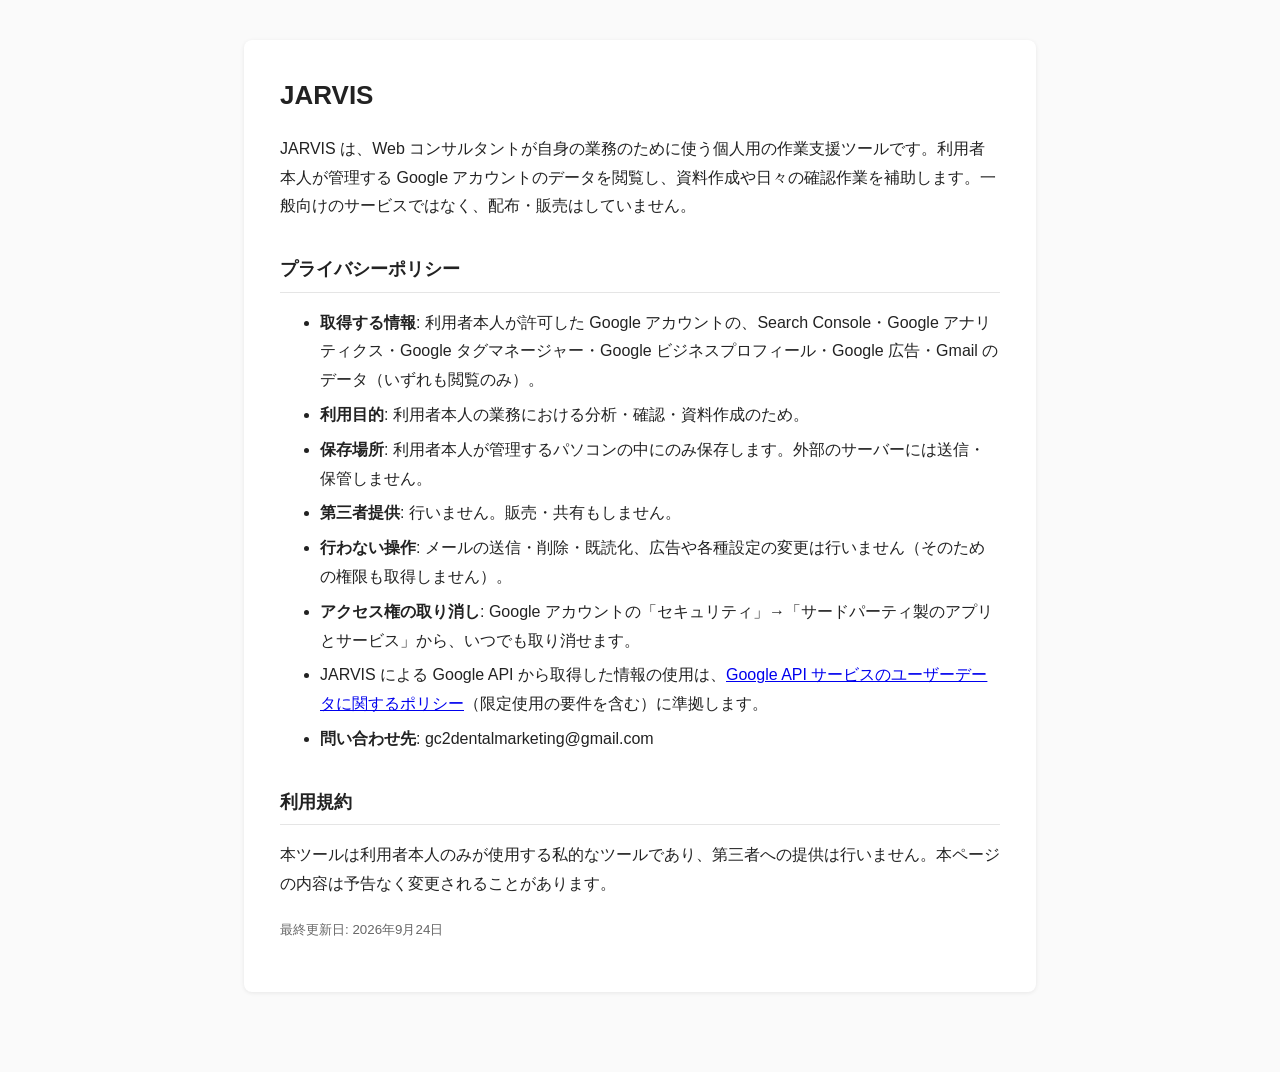
<file: index.html>
<!doctype html>
<html lang="ja">
<head>
<meta charset="utf-8">
<meta name="viewport" content="width=device-width, initial-scale=1">
<meta name="robots" content="noindex, nofollow">
<title>JARVIS</title>
<style>
  body { margin: 0; padding: 40px 20px 80px; font-family: "Segoe UI", "Hiragino Sans", "Yu Gothic", sans-serif; color: #222; background: #fafafa; line-height: 1.8; }
  main { max-width: 720px; margin: 0 auto; background: #fff; padding: 32px 36px; border-radius: 8px; box-shadow: 0 1px 4px rgba(0,0,0,.08); }
  h1 { font-size: 26px; margin: 0 0 12px; }
  h2 { font-size: 18px; margin: 32px 0 8px; border-bottom: 1px solid #e5e5e5; padding-bottom: 6px; }
  li { margin: 6px 0; }
  small { color: #666; }
</style>
</head>
<body>
<main>
  <h1>JARVIS</h1>
  <p>JARVIS は、Web コンサルタントが自身の業務のために使う個人用の作業支援ツールです。利用者本人が管理する Google アカウントのデータを閲覧し、資料作成や日々の確認作業を補助します。一般向けのサービスではなく、配布・販売はしていません。</p>

  <h2 id="privacy">プライバシーポリシー</h2>
  <ul>
    <li><strong>取得する情報</strong>: 利用者本人が許可した Google アカウントの、Search Console・Google アナリティクス・Google タグマネージャー・Google ビジネスプロフィール・Google 広告・Gmail のデータ（いずれも閲覧のみ）。</li>
    <li><strong>利用目的</strong>: 利用者本人の業務における分析・確認・資料作成のため。</li>
    <li><strong>保存場所</strong>: 利用者本人が管理するパソコンの中にのみ保存します。外部のサーバーには送信・保管しません。</li>
    <li><strong>第三者提供</strong>: 行いません。販売・共有もしません。</li>
    <li><strong>行わない操作</strong>: メールの送信・削除・既読化、広告や各種設定の変更は行いません（そのための権限も取得しません）。</li>
    <li><strong>アクセス権の取り消し</strong>: Google アカウントの「セキュリティ」→「サードパーティ製のアプリとサービス」から、いつでも取り消せます。</li>
    <li>JARVIS による Google API から取得した情報の使用は、<a href="https://developers.google.com/terms/api-services-user-data-policy" rel="noopener">Google API サービスのユーザーデータに関するポリシー</a>（限定使用の要件を含む）に準拠します。</li>
    <li><strong>問い合わせ先</strong>: gc2dentalmarketing@gmail.com</li>
  </ul>

  <h2 id="terms">利用規約</h2>
  <p>本ツールは利用者本人のみが使用する私的なツールであり、第三者への提供は行いません。本ページの内容は予告なく変更されることがあります。</p>

  <p><small>最終更新日: 2026年9月24日</small></p>
</main>
</body>
</html>
</file>
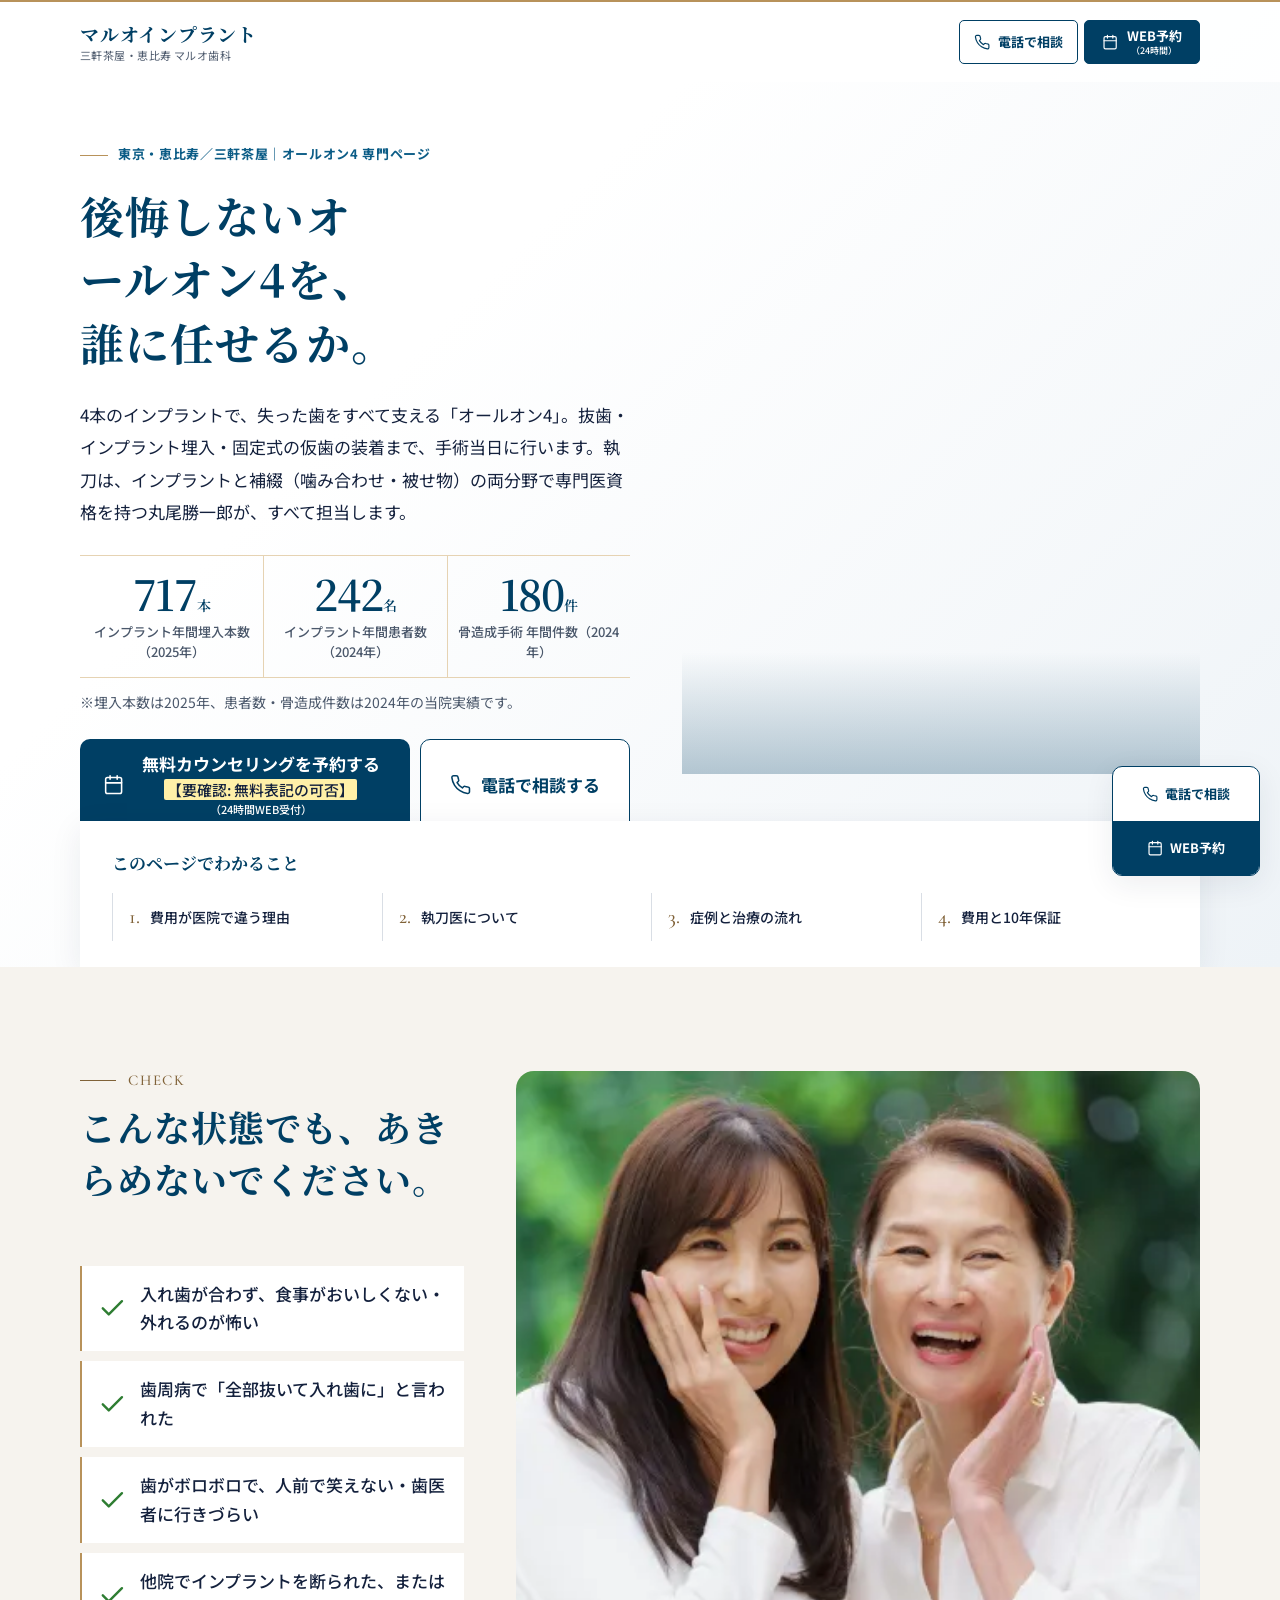
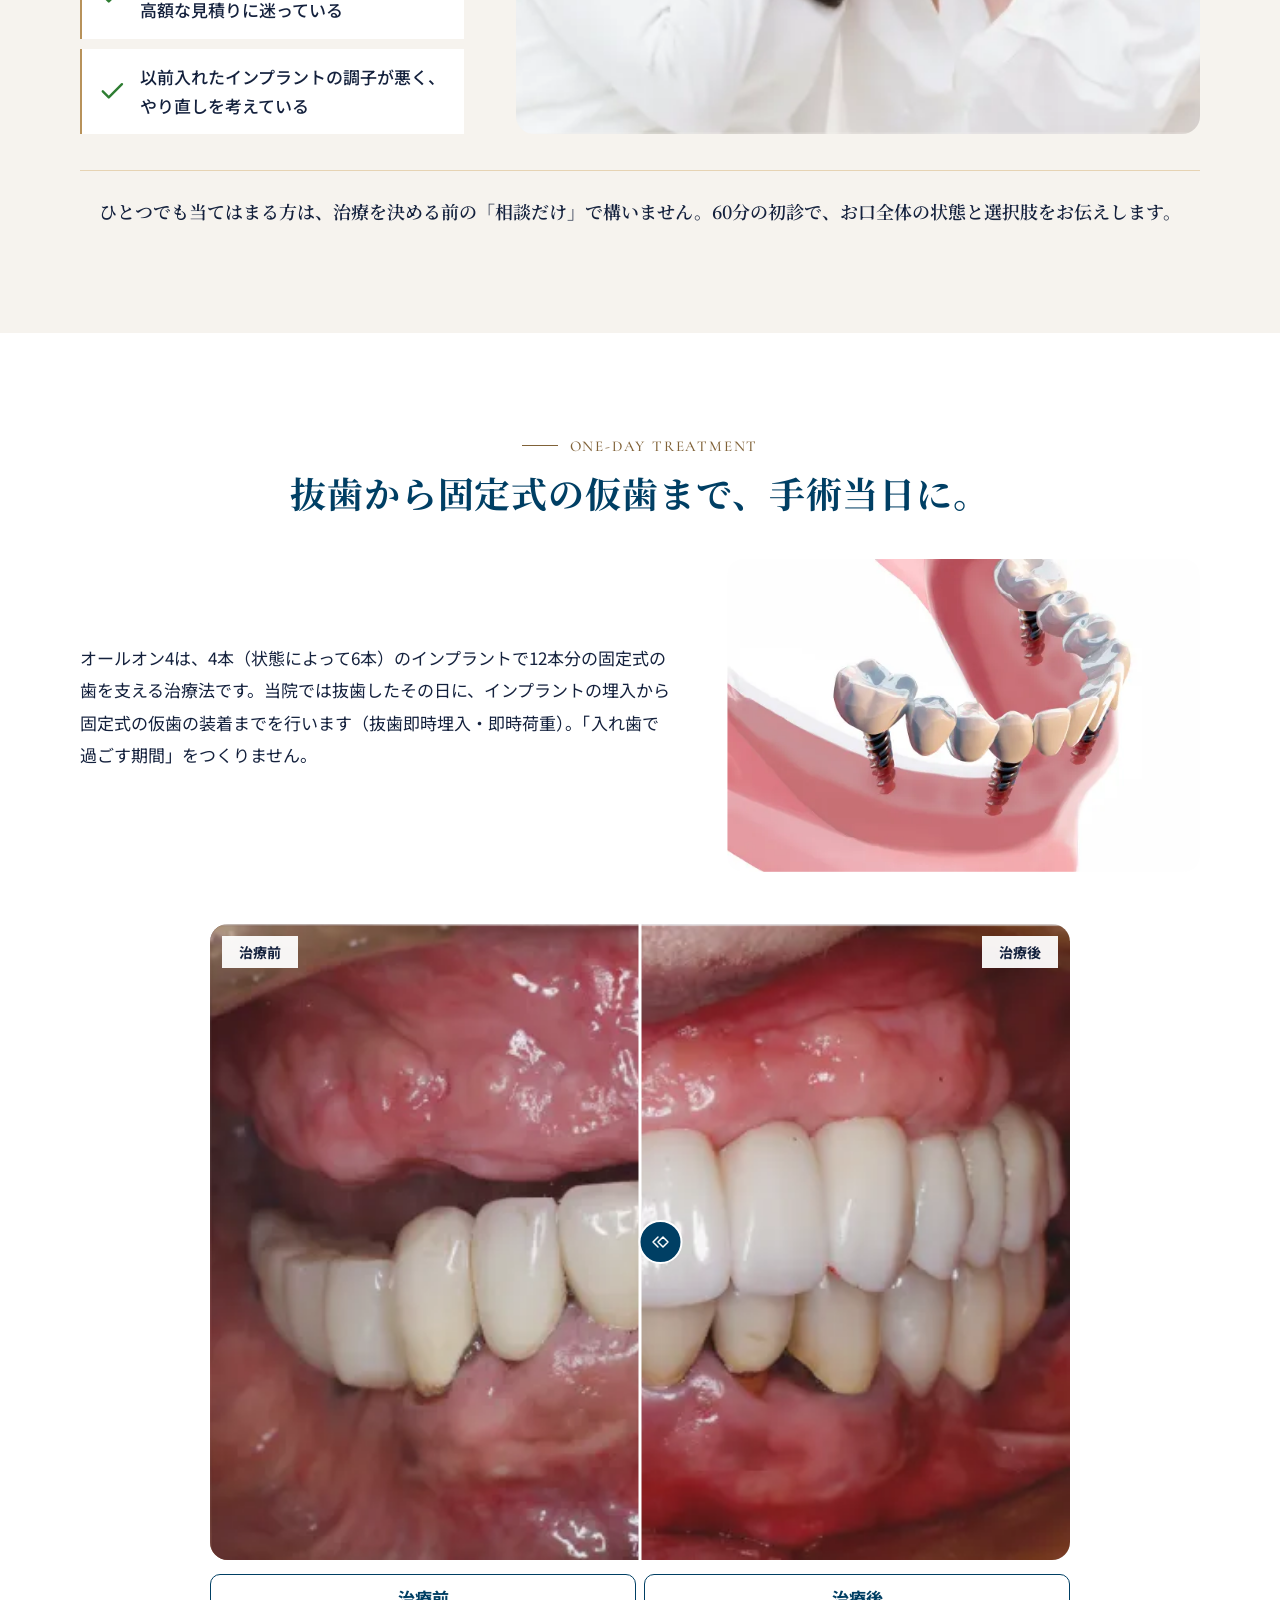
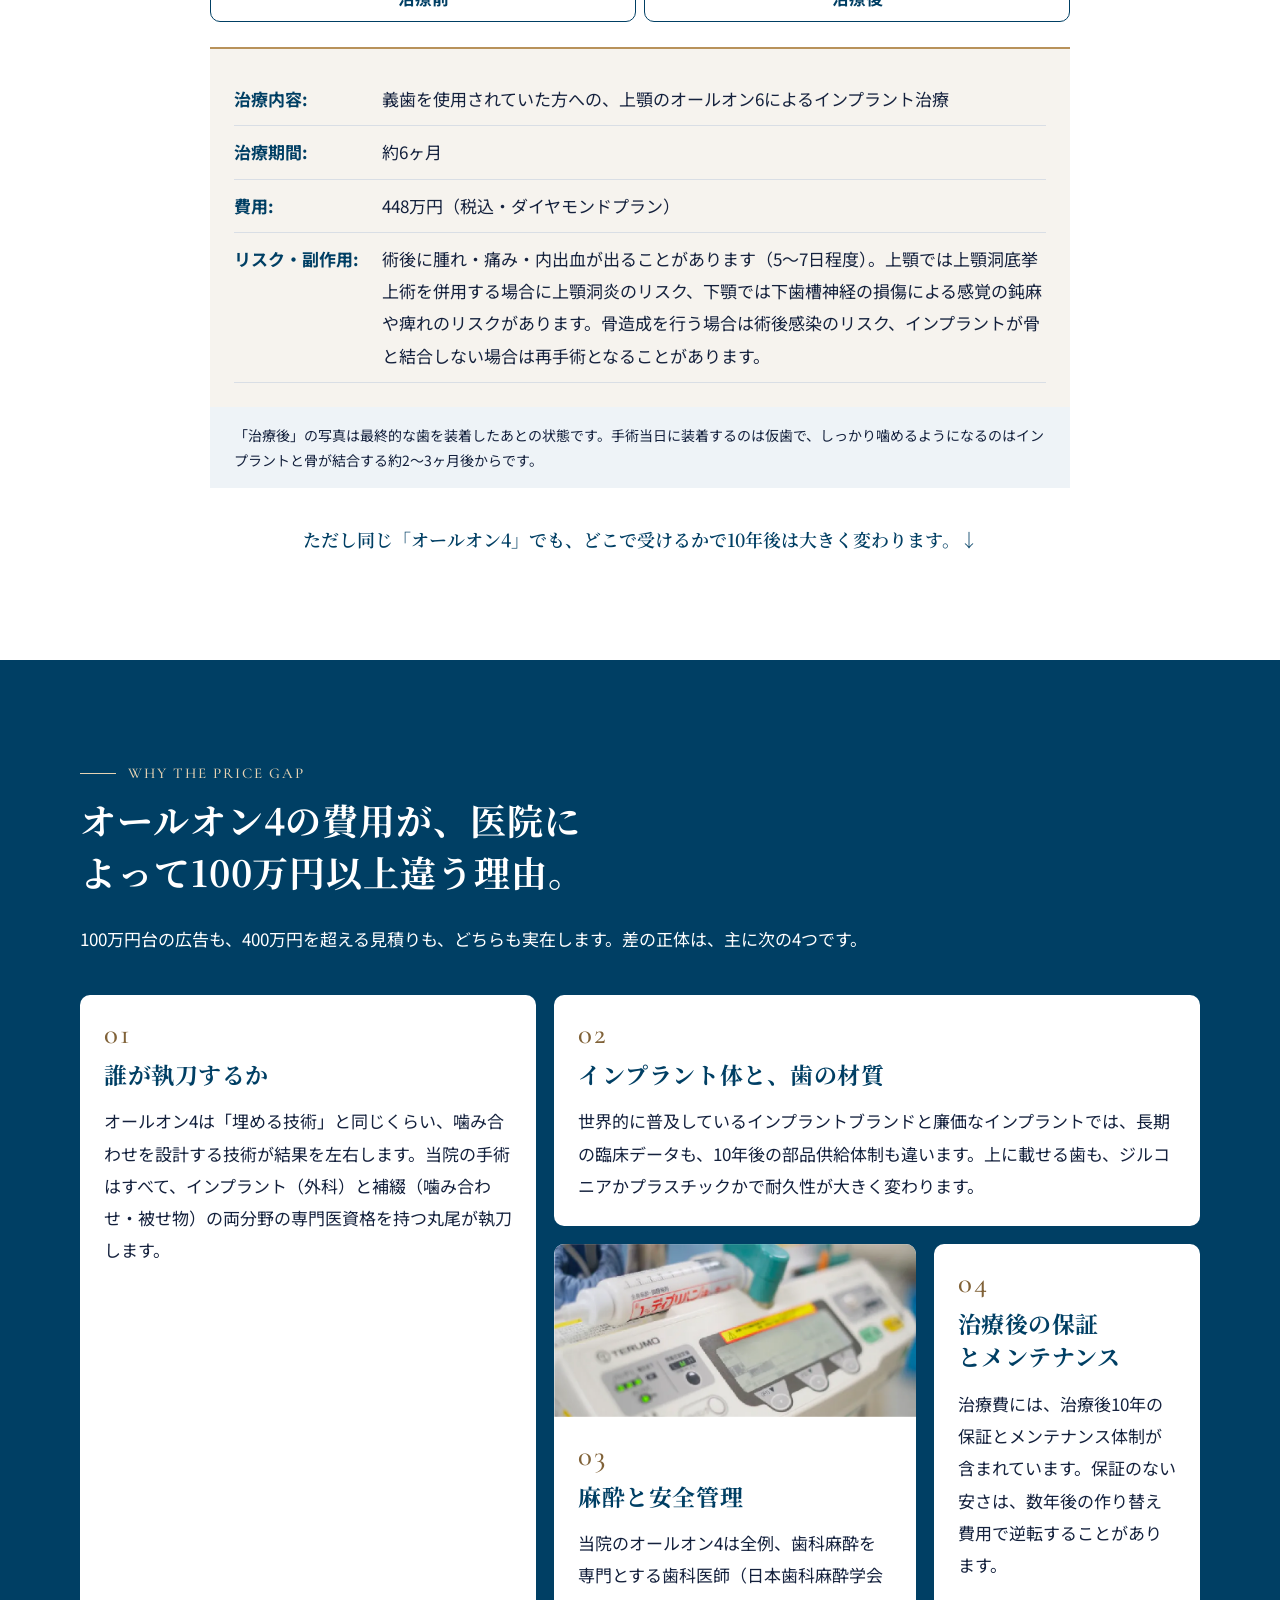
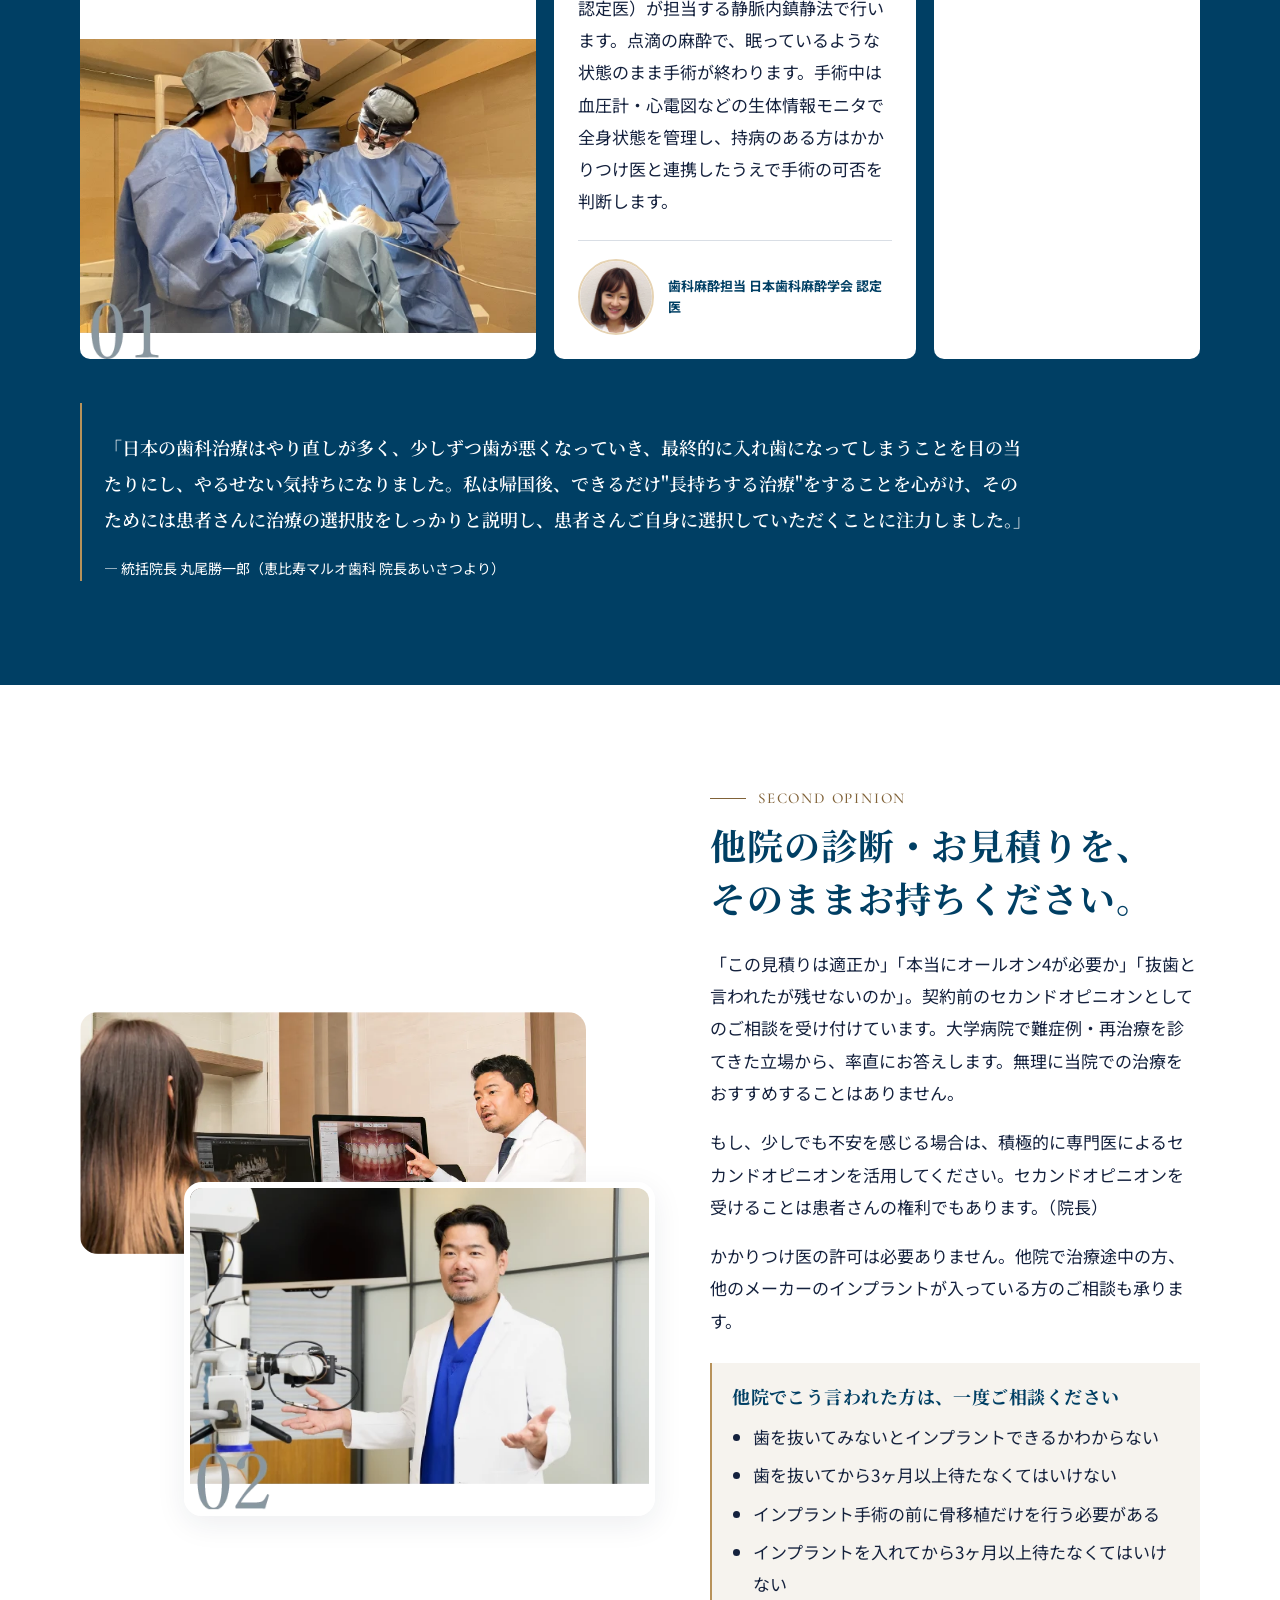
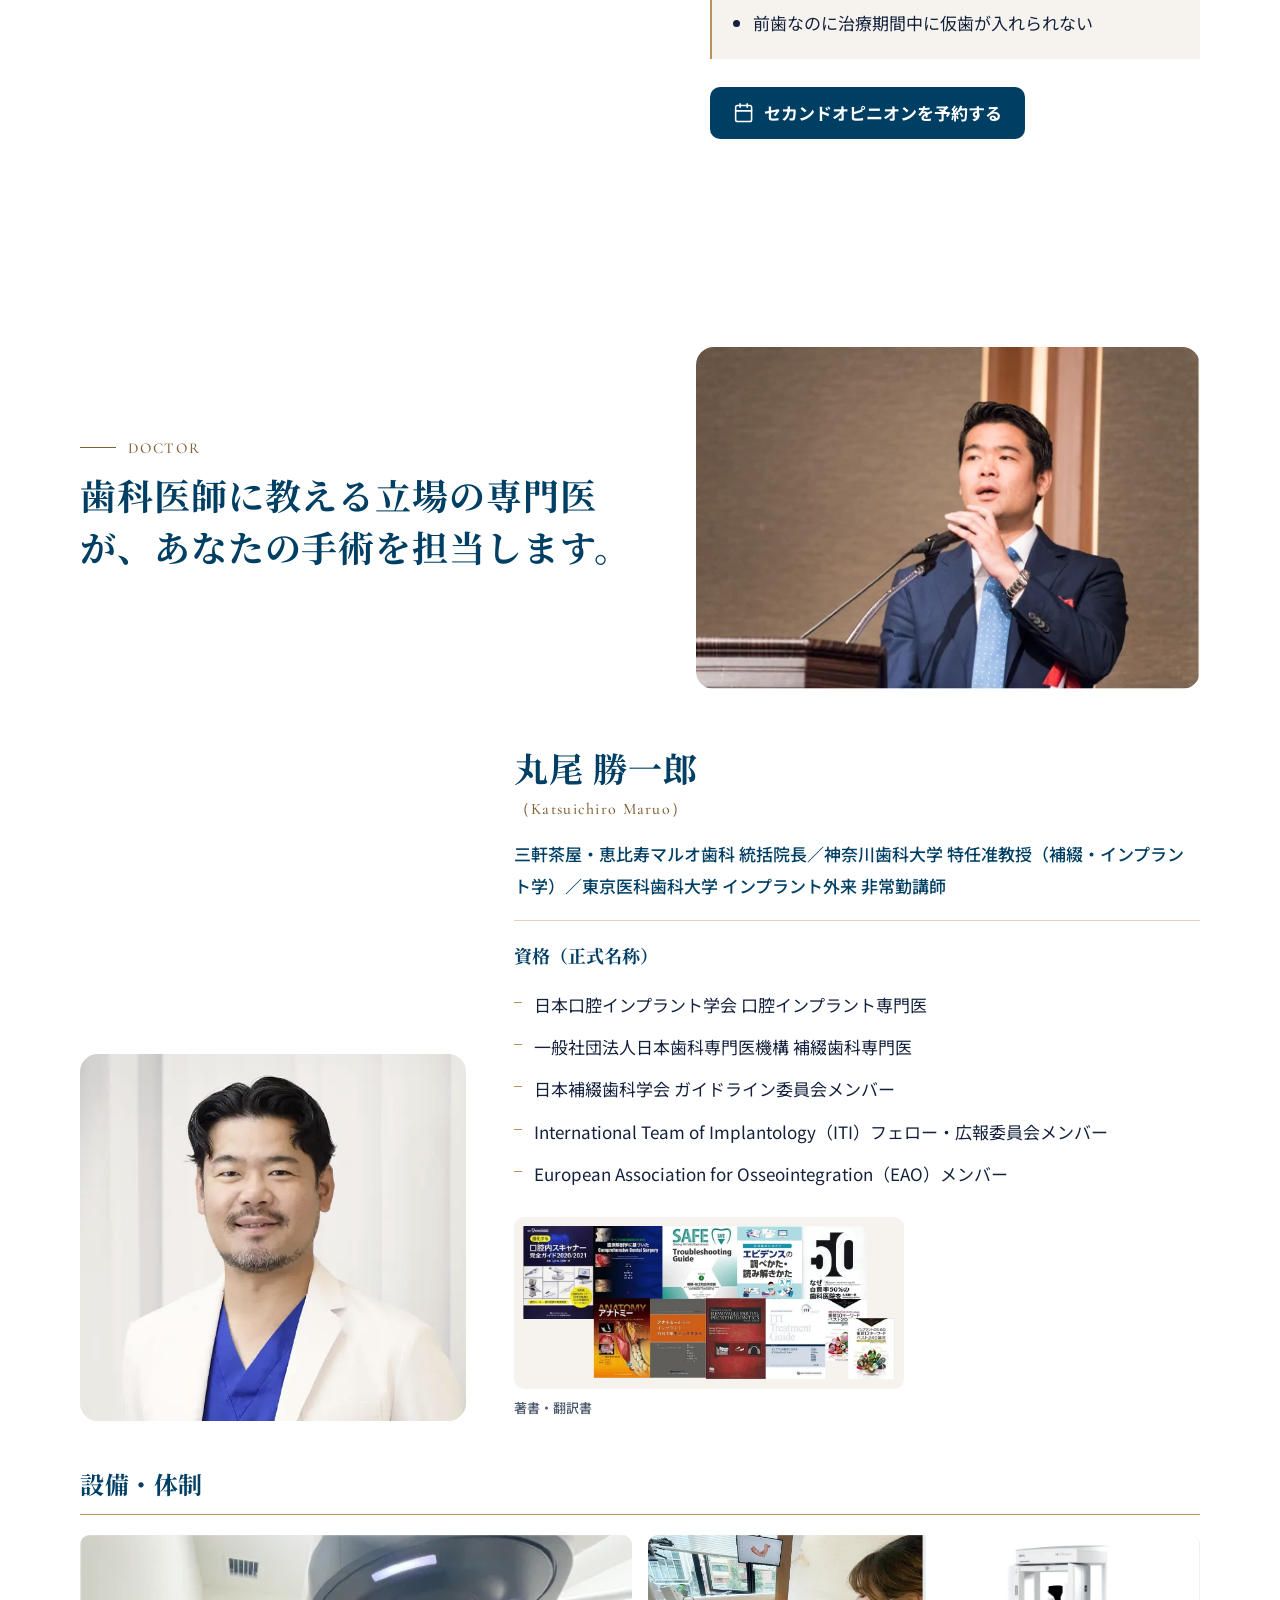
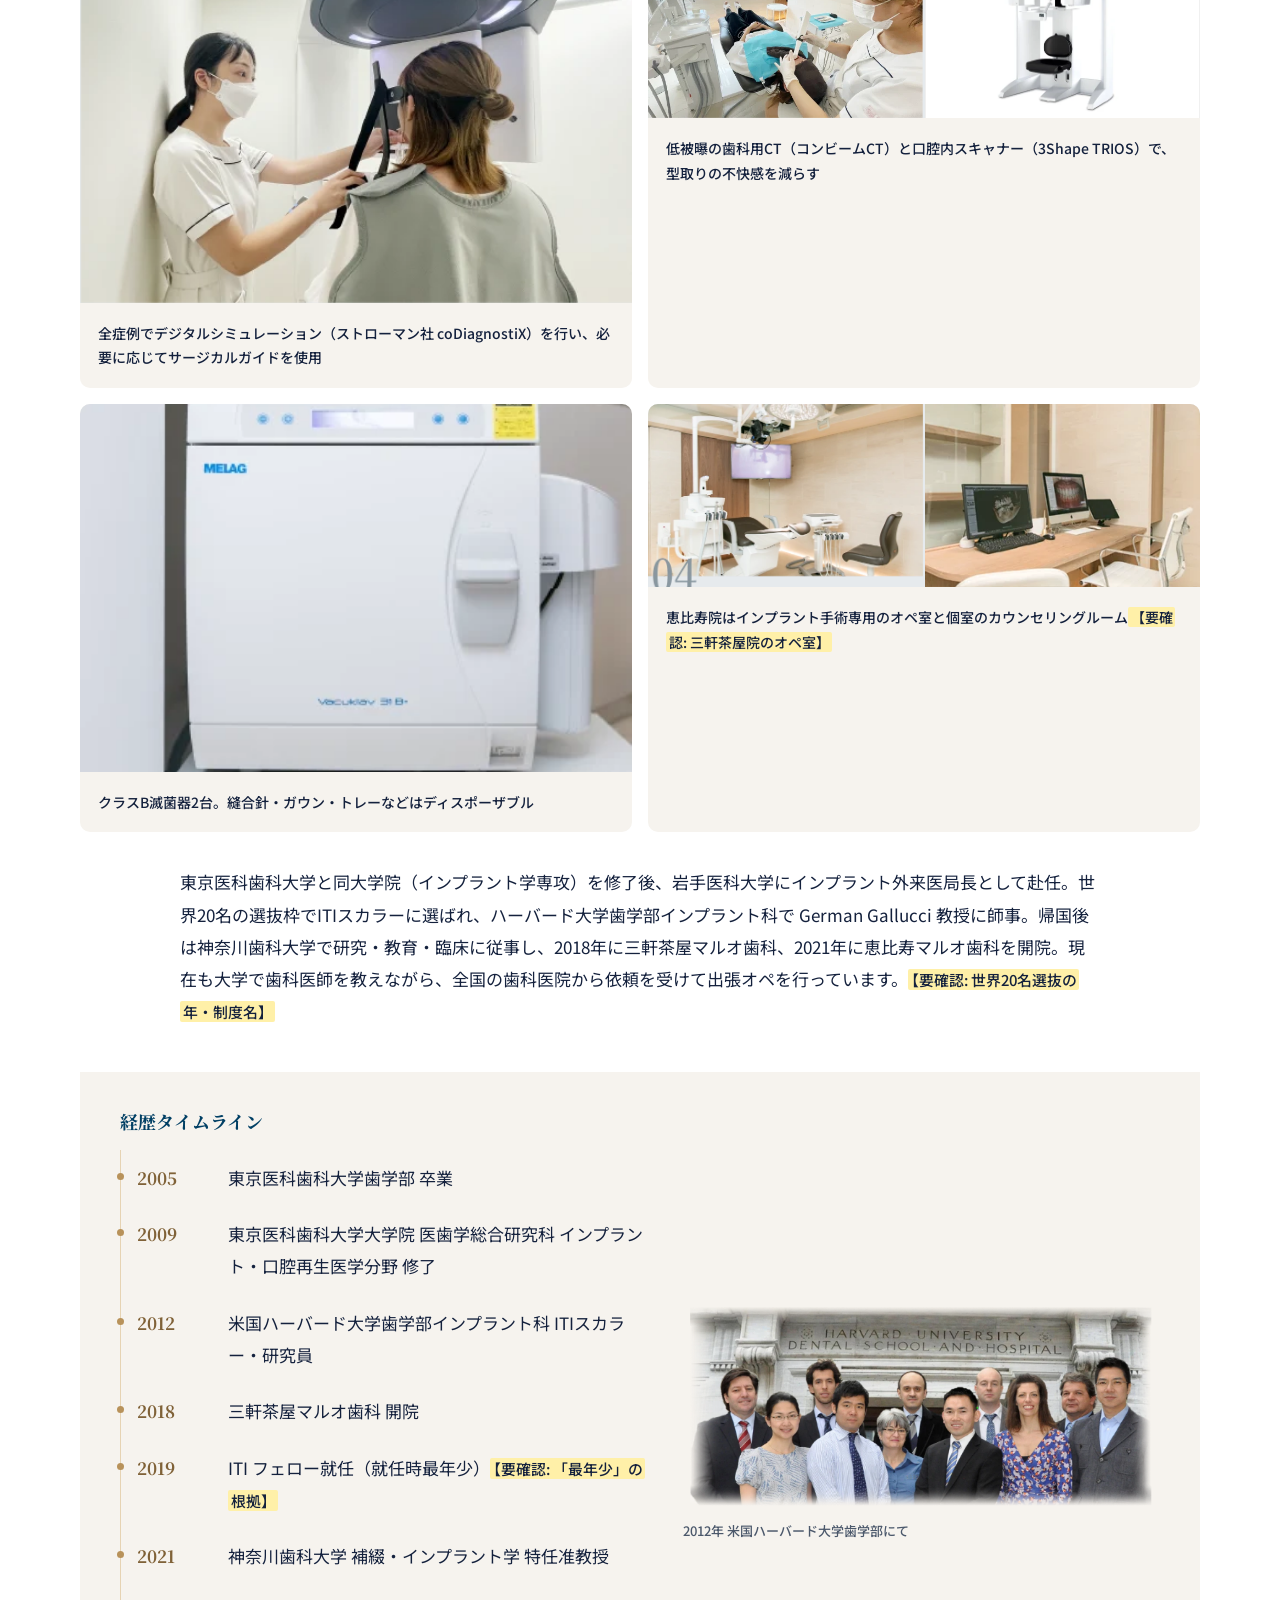
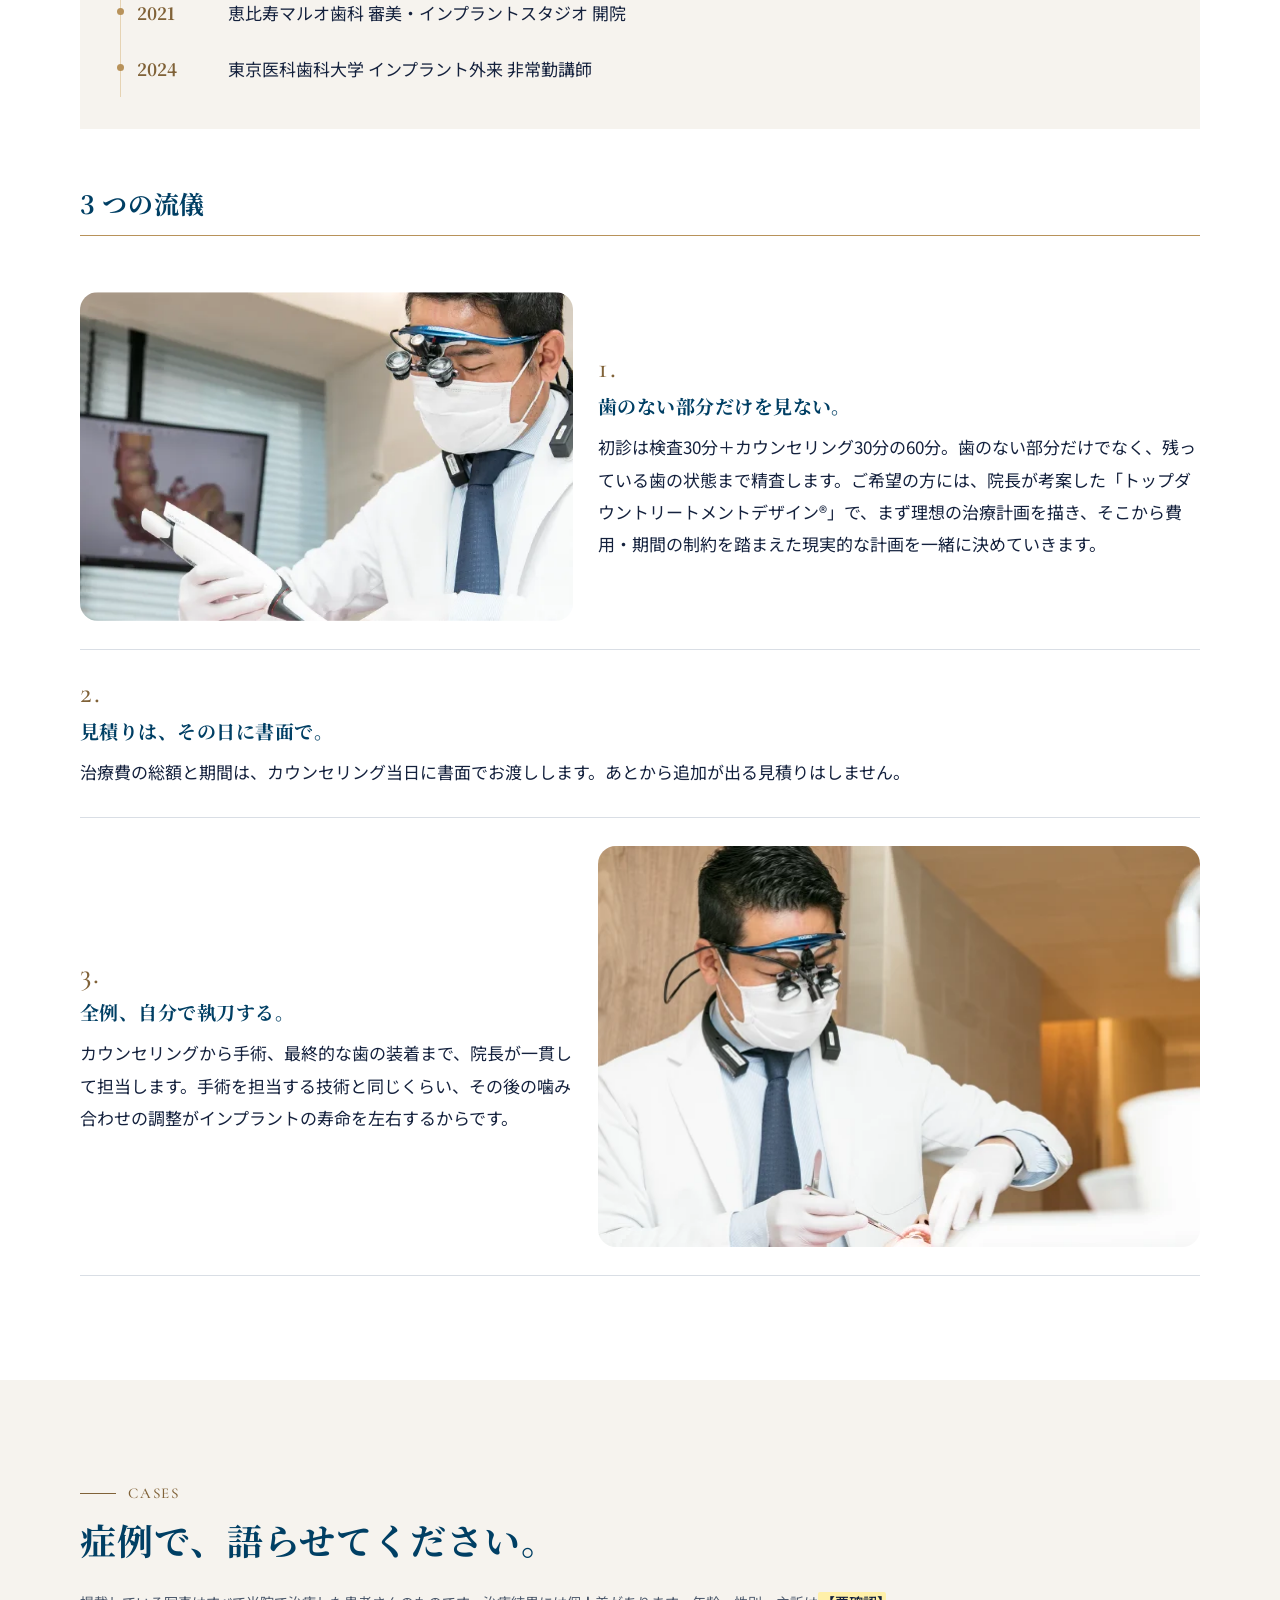
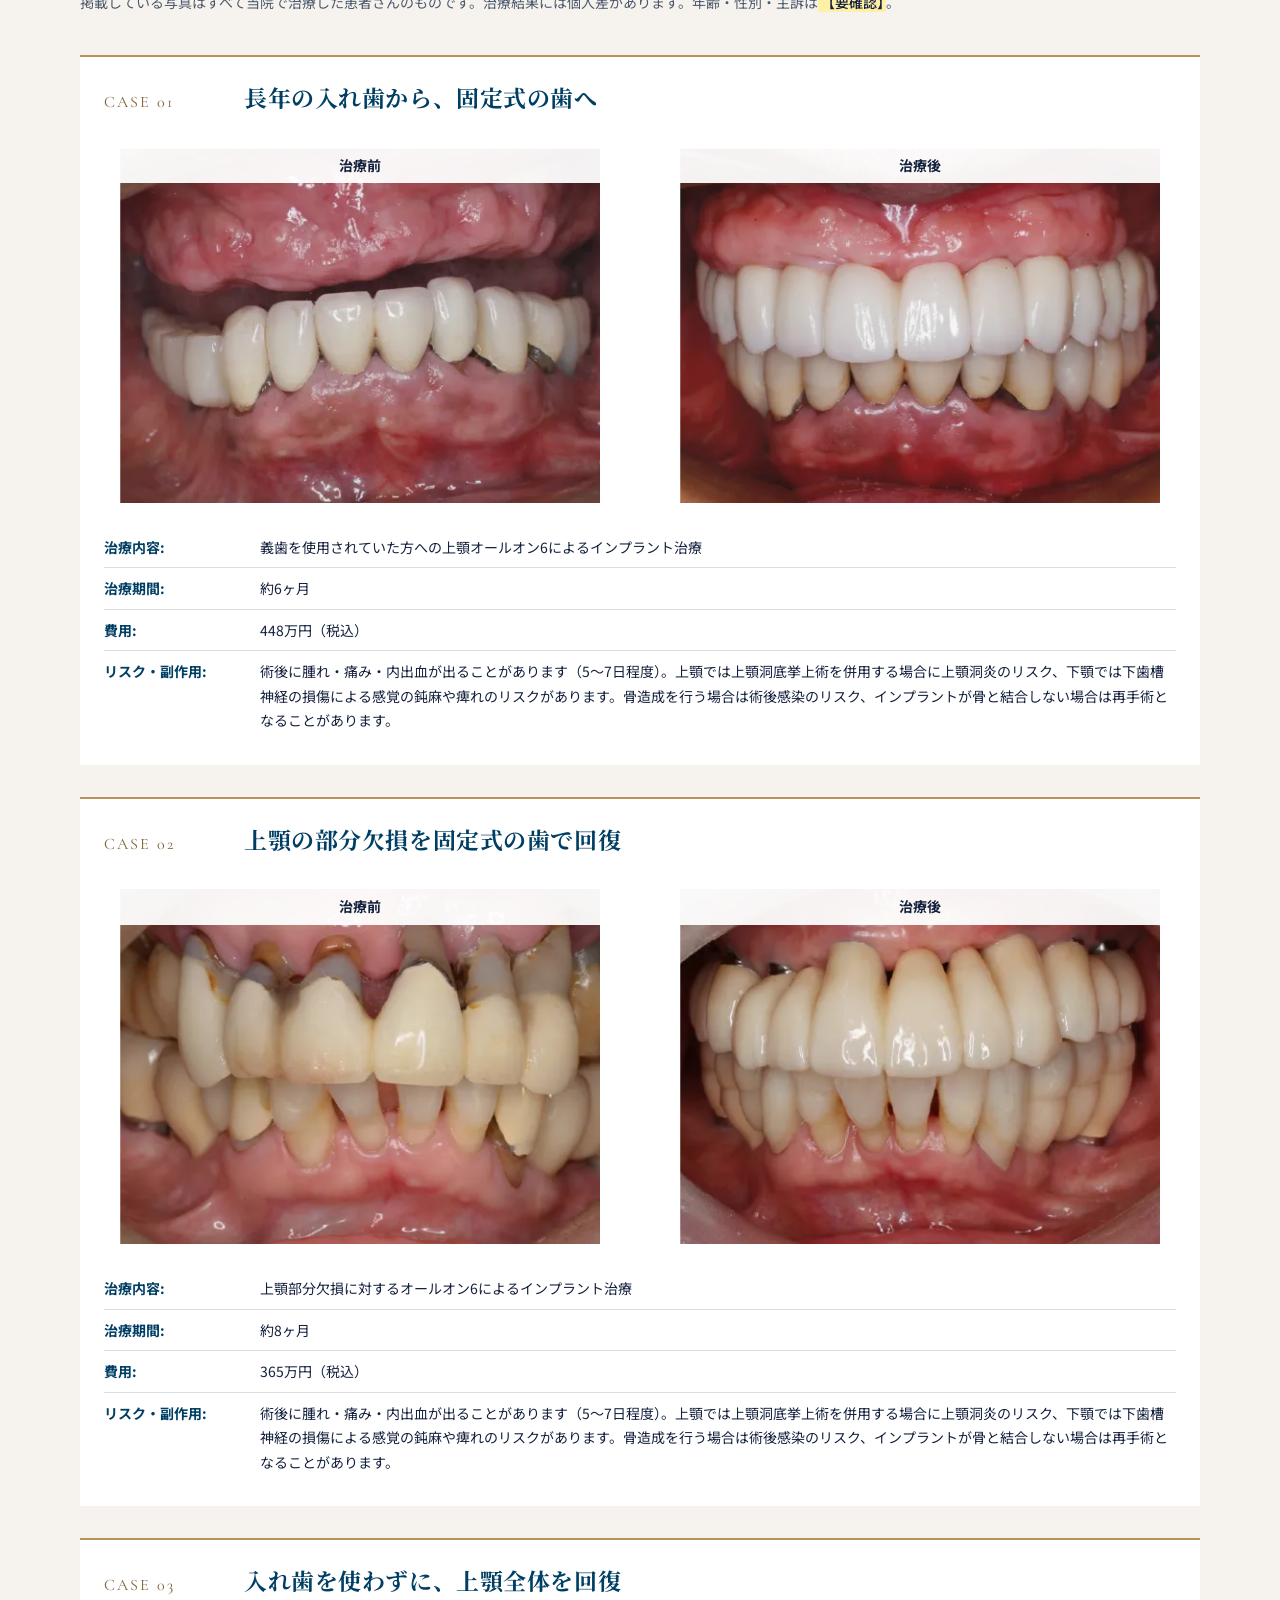
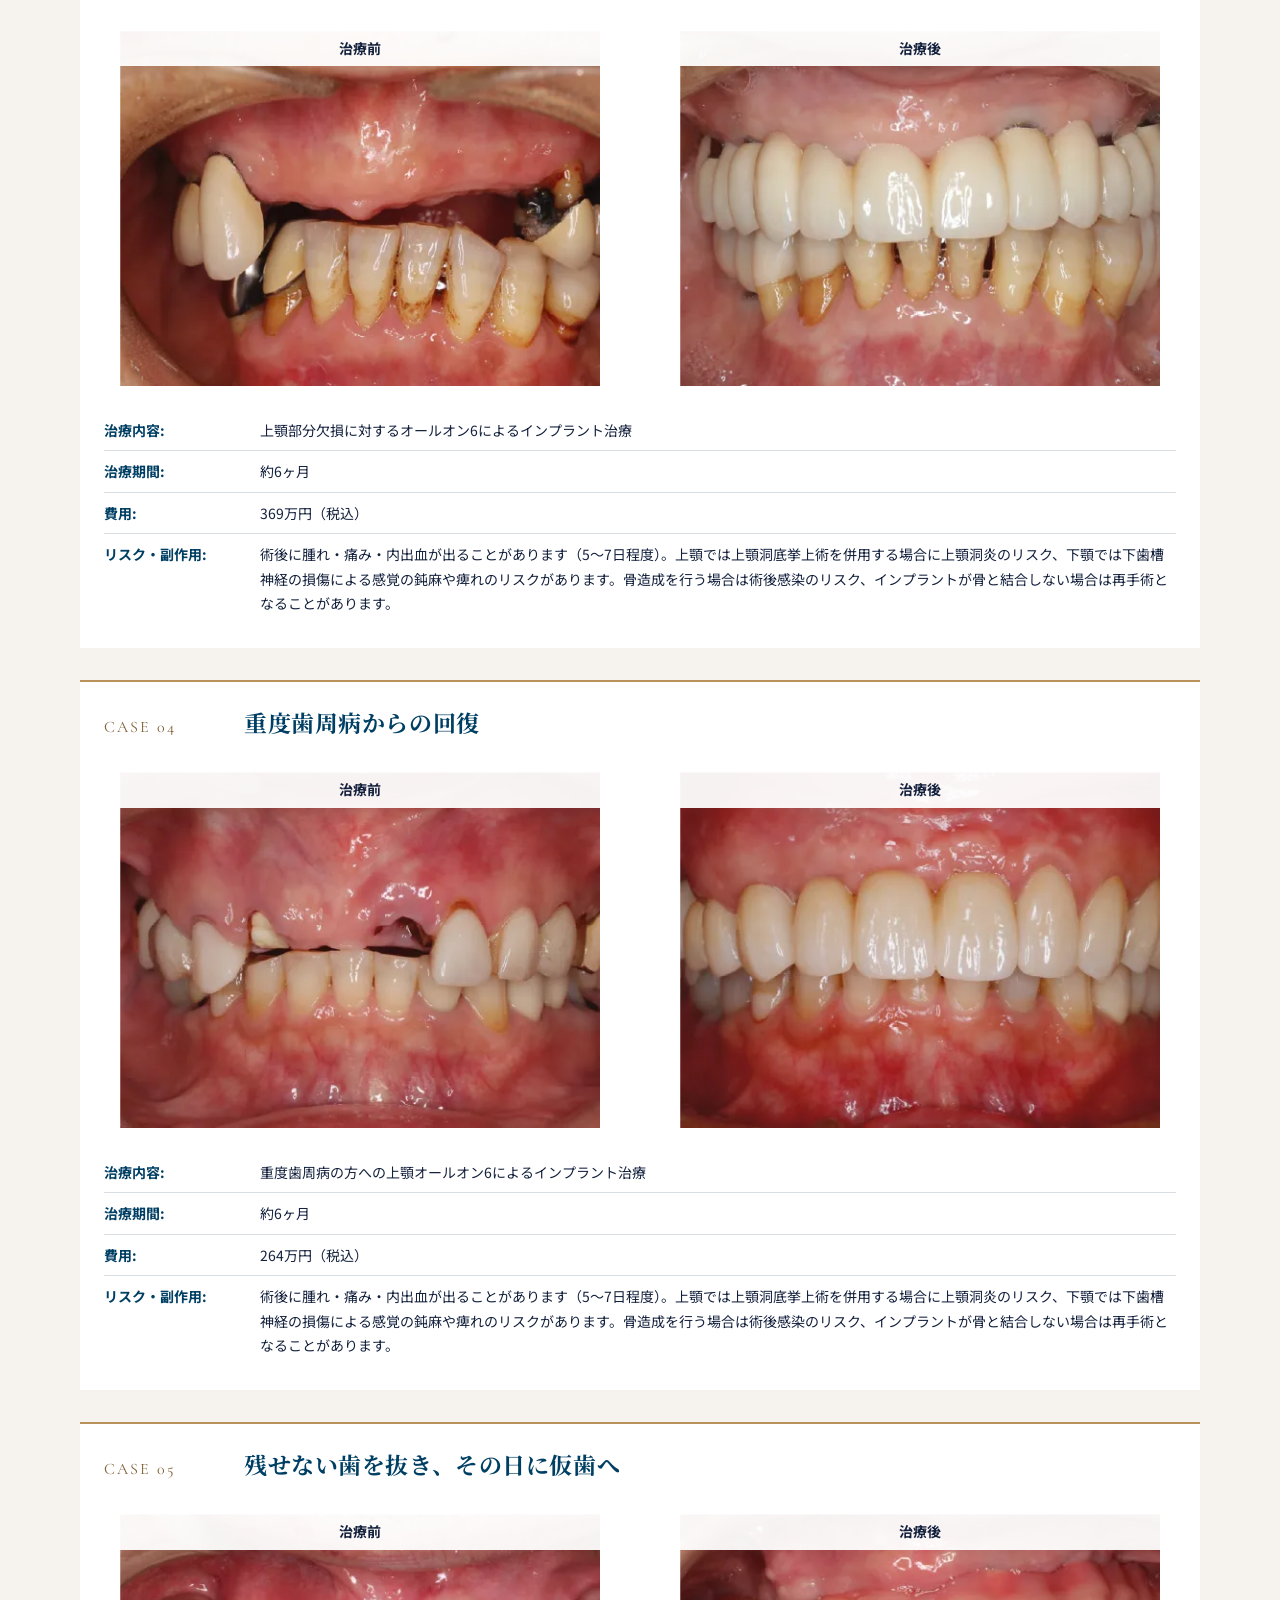
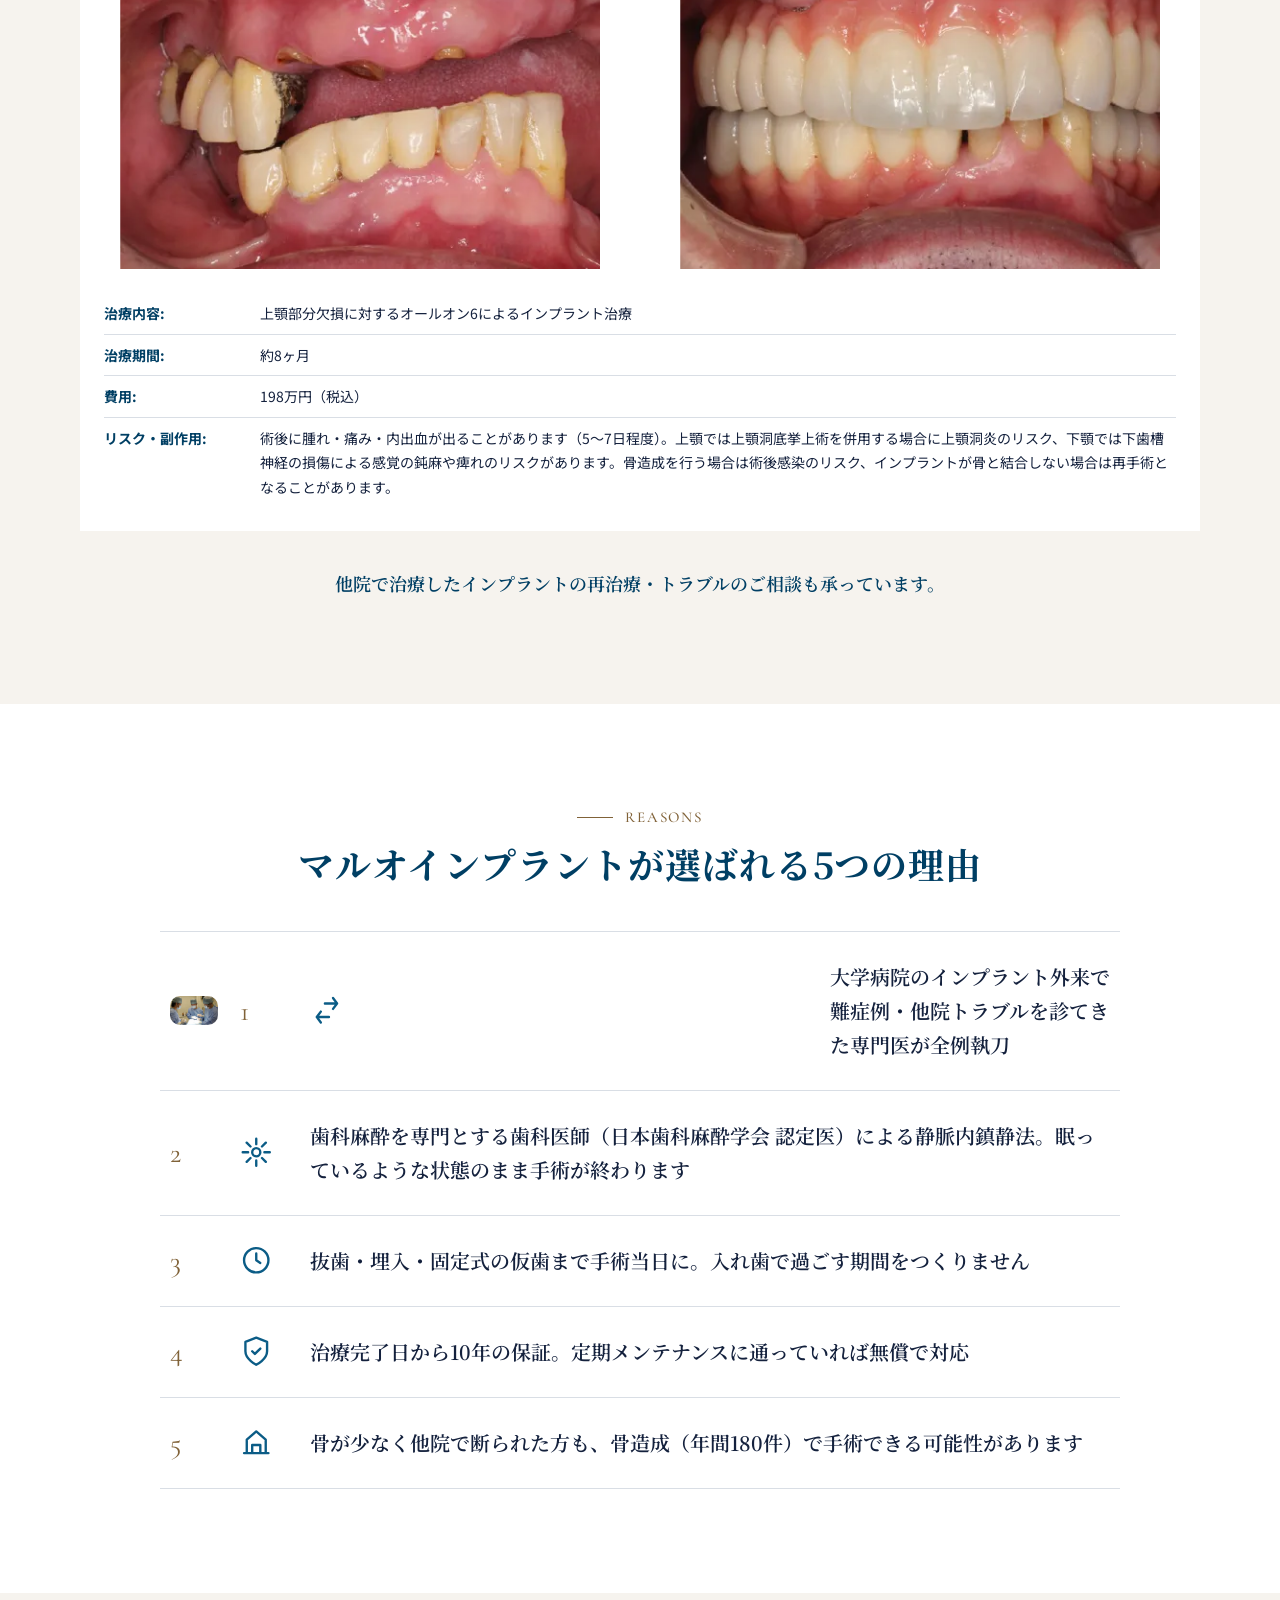
<file: preview/ao4-2609/index.html>
<!doctype html>
<html lang="ja">
<head>
  <!-- Google Tag Manager: 本番公開時にコンテナタグをここへ設置 -->
  <meta charset="UTF-8">
  <meta name="viewport" content="width=device-width, initial-scale=1">
  <meta name="robots" content="noindex, nofollow">
  <title>オールオン4の費用・保証・執刀医で後悔しない選び方｜マルオインプラント（東京・恵比寿／三軒茶屋）</title>
  <meta name="description" content="抜歯から固定式の仮歯まで手術当日に。年間717本のインプラントを執刀する、インプラントと補綴の両分野の専門医が全例担当。費用の理由、10年保証、症例、持病がある方の対応まで。カウンセリング受付中。">
  <meta property="og:title" content="後悔しないオールオン4を、誰に任せるか。｜マルオインプラント">
  <meta property="og:description" content="抜歯から固定式の仮歯まで手術当日に。年間717本のインプラントを執刀する、インプラントと補綴の両分野の専門医が全例担当。費用の理由、10年保証、症例、持病がある方の対応まで。カウンセリング受付中。">
  <meta property="og:type" content="website">
  <meta property="og:image" content="img/hero-doctor.webp">
  <!-- 本番公開時: 下記に確定した本番URLを設定してコメントを解除してください。 -->
  <!-- <link rel="canonical" href="https://example.com/"> -->
  <link rel="preconnect" href="https://fonts.googleapis.com">
  <link rel="preconnect" href="https://fonts.gstatic.com" crossorigin>
  <link href="https://fonts.googleapis.com/css2?family=Cormorant+Garamond:wght@500&family=Noto+Sans+JP:wght@400;500;700&family=Noto+Serif+JP:wght@600;700&display=swap" rel="stylesheet">
  <link rel="stylesheet" href="css/style.css">
  <script type="application/ld+json">
  {
    "@context": "https://schema.org",
    "@graph": [
      {
        "@type": "Dentist",
        "name": "恵比寿マルオ歯科 審美・インプラントスタジオ",
        "address": {
          "@type": "PostalAddress",
          "streetAddress": "恵比寿西1-10-7 MMSビル4F",
          "addressLocality": "渋谷区",
          "addressRegion": "東京都",
          "addressCountry": "JP"
        },
        "telephone": "03-6433-7936",
        "url": "https://reservation.stransa.co.jp/"
      },
      {
        "@type": "Dentist",
        "name": "三軒茶屋マルオ歯科",
        "address": {
          "@type": "PostalAddress",
          "streetAddress": "太子堂4-23-15 T-ハウス三軒茶屋2F",
          "addressLocality": "世田谷区",
          "addressRegion": "東京都",
          "addressCountry": "JP"
        },
        "telephone": "03-5787-6166",
        "url": "https://reservation.stransa.co.jp/"
      },
      {
        "@type": "BreadcrumbList",
        "itemListElement": [
          {
            "@type": "ListItem",
            "position": 1,
            "name": "マルオインプラント"
          },
          {
            "@type": "ListItem",
            "position": 2,
            "name": "オールオン4 専門ページ"
          }
        ]
      }
    ]
  }
  </script>
  <script type="application/ld+json">
  {
    "@context": "https://schema.org",
    "@type": "FAQPage",
    "mainEntity": [
      {
        "@type": "Question",
        "name": "安い医院のオールオン4と、何が違うのですか？",
        "acceptedAnswer": {
          "@type": "Answer",
          "text": "主な違いは「執刀医の専門性」「インプラント体と歯の材質」「麻酔と安全管理」「保証」の4点です。他院のお見積りをお持ちいただいてのご相談も歓迎です。"
        }
      },
      {
        "@type": "Question",
        "name": "手術は痛いですか？",
        "acceptedAnswer": {
          "@type": "Answer",
          "text": "静脈内鎮静法で眠っている間に行うため、手術中の痛みや記憶はほとんど残りません。術後の腫れや痛みは処方する鎮痛剤で対応します。"
        }
      },
      {
        "@type": "Question",
        "name": "本当に1日で歯が入りますか？",
        "acceptedAnswer": {
          "@type": "Answer",
          "text": "手術当日に固定式の仮歯が入り、見た目は当日に回復します。しっかり噛めるのは、インプラントと骨が結合する約2〜3ヶ月後からです。最終的なジルコニアの歯は約3〜4ヶ月後に装着します。"
        }
      },
      {
        "@type": "Question",
        "name": "治療期間と通院回数はどのくらいですか？",
        "acceptedAnswer": {
          "@type": "Answer",
          "text": "手術当日に仮歯が入り、約3ヶ月後に最終的な歯の型取り、約4ヶ月で治療が完了します（骨造成の有無や仮歯の調整で前後します）。通院は初診、手術、抜糸、仮歯調整、最終的な歯の型取り〜装着で5〜7回が目安です。"
        }
      },
      {
        "@type": "Question",
        "name": "持病があっても受けられますか？",
        "acceptedAnswer": {
          "@type": "Answer",
          "text": "高血圧・糖尿病・心疾患などがある方も、かかりつけ医と連携して可否を判断します。お薬手帳をお持ちください。"
        }
      },
      {
        "@type": "Question",
        "name": "年齢の上限はありますか？",
        "acceptedAnswer": {
          "@type": "Answer",
          "text": "年齢の上限は設けていません。全身状態と骨の状態で判断します。"
        }
      },
      {
        "@type": "Question",
        "name": "骨が少ないと言われました。",
        "acceptedAnswer": {
          "@type": "Answer",
          "text": "骨造成で手術できる可能性があります。当院では骨造成手術を年間180件行っています。CTで確認のうえご説明します。"
        }
      },
      {
        "@type": "Question",
        "name": "費用の支払い方法は？",
        "acceptedAnswer": {
          "@type": "Answer",
          "text": "現金、クレジットカード（VISA／Master／JCB／AMEX／Diners）、デンタルローンをご利用いただけます。医療費控除の対象になります。"
        }
      },
      {
        "@type": "Question",
        "name": "手術後、仕事はいつからできますか？",
        "acceptedAnswer": {
          "@type": "Answer",
          "text": "デスクワークであれば翌日から可能です。人前で話す仕事や体に負荷のかかる仕事は、2週間以降の再開をおすすめしています。"
        }
      },
      {
        "@type": "Question",
        "name": "インプラントはどのくらい長持ちしますか？",
        "acceptedAnswer": {
          "@type": "Answer",
          "text": "適切なケアと定期的なメンテナンスで長期の使用が見込めます。上部構造（歯の部分）は素材とお口の状態により10〜15年程度が目安です。当院は10年保証（喫煙者は5年）で対応します。"
        }
      },
      {
        "@type": "Question",
        "name": "入院は必要ですか？",
        "acceptedAnswer": {
          "@type": "Answer",
          "text": "日帰りです。静脈内鎮静法のあと2〜3時間ほど院内で休んでからお帰りいただきます。当日は車・バイク・自転車でのご来院はできません。"
        }
      },
      {
        "@type": "Question",
        "name": "手術の時間はどのくらいですか？",
        "acceptedAnswer": {
          "@type": "Answer",
          "text": "片顎で60〜120分程度です。抜歯・埋入・仮歯の装着を含め、来院から帰宅まで約5時間を予定しています。"
        }
      }
    ]
  }
  </script>
</head>
<body>
  <!-- Google Tag Manager (noscript): 本番公開時にコンテナタグをここへ設置 -->
  <a class="skip-link" href="#main">本文へ移動</a>

  <header class="site-header" data-header>
    <div class="header-inner">
      <a class="site-logo" href="#hero" aria-label="マルオインプラント">
        <span>マルオインプラント</span>
        <small>三軒茶屋・恵比寿 マルオ歯科</small>
      </a>
      <div class="header-actions">
        <a class="header-action header-action--phone" href="tel:03-6433-7936">
          <svg aria-hidden="true" viewBox="0 0 24 24"><path d="M22 16.92v3a2 2 0 0 1-2.18 2 19.79 19.79 0 0 1-8.63-3.07 19.5 19.5 0 0 1-6-6A19.79 19.79 0 0 1 2.12 4.18 2 2 0 0 1 4.11 2h3a2 2 0 0 1 2 1.72c.12.9.33 1.78.62 2.63a2 2 0 0 1-.45 2.11L8 9.73a16 16 0 0 0 6 6l1.27-1.27a2 2 0 0 1 2.11-.45c.85.29 1.73.5 2.63.62A2 2 0 0 1 22 16.92z"/></svg>
          <span>電話で相談</span>
        </a>
        <a class="header-action header-action--web" href="https://reservation.stransa.co.jp/" target="_blank" rel="noopener">
          <svg aria-hidden="true" viewBox="0 0 24 24"><rect x="3" y="4" width="18" height="18" rx="2"/><path d="M16 2v4M8 2v4M3 10h18"/></svg>
          <span>WEB予約<small>（24時間）</small></span>
        </a>
      </div>
    </div>
  </header>

  <main id="main">
    <section id="hero" class="hero">
      <div class="hero-grid shell">
        <div class="hero-copy">
          <p class="hero-kicker">東京・恵比寿／三軒茶屋｜オールオン4 専門ページ</p>
          <h1>後悔しないオールオン4を、<br>誰に任せるか。</h1>
          <p class="hero-lead">4本のインプラントで、失った歯をすべて支える「オールオン4」。抜歯・インプラント埋入・固定式の仮歯の装着まで、手術当日に行います。執刀は、インプラントと補綴（噛み合わせ・被せ物）の両分野で専門医資格を持つ丸尾勝一郎が、すべて担当します。</p>
          <dl class="hero-stats">
            <div><dt><strong>717</strong>本</dt><dd>インプラント年間埋入本数（2025年）</dd></div>
            <div><dt><strong>242</strong>名</dt><dd>インプラント年間患者数（2024年）</dd></div>
            <div><dt><strong>180</strong>件</dt><dd>骨造成手術 年間件数（2024年）</dd></div>
          </dl>
          <p class="note">※埋入本数は2025年、患者数・骨造成件数は2024年の当院実績です。</p>
          <div class="hero-cta">
            <a class="button button--primary" href="https://reservation.stransa.co.jp/" target="_blank" rel="noopener">
              <svg aria-hidden="true" viewBox="0 0 24 24"><rect x="3" y="4" width="18" height="18" rx="2"/><path d="M16 2v4M8 2v4M3 10h18"/></svg>
              <span>無料カウンセリングを予約する<mark class="todo">【要確認: 無料表記の可否】</mark><small>（24時間WEB受付）</small></span>
            </a>
            <a class="button button--outline" href="tel:03-6433-7936">
              <svg aria-hidden="true" viewBox="0 0 24 24"><path d="M22 16.92v3a2 2 0 0 1-2.18 2 19.79 19.79 0 0 1-8.63-3.07 19.5 19.5 0 0 1-6-6A19.79 19.79 0 0 1 2.12 4.18 2 2 0 0 1 4.11 2h3a2 2 0 0 1 2 1.72c.12.9.33 1.78.62 2.63a2 2 0 0 1-.45 2.11L8 9.73a16 16 0 0 0 6 6l1.27-1.27a2 2 0 0 1 2.11-.45c.85.29 1.73.5 2.63.62A2 2 0 0 1 22 16.92z"/></svg>
              <span>電話で相談する</span>
            </a>
          </div>
        </div>
        <picture class="hero-visual">
          <source media="(max-width: 767px)" srcset="img/hero-doctor-sp.webp" width="992" height="1015">
          <img src="img/hero-doctor.webp" width="1600" height="1015" alt="レントゲン画像を背景にした執刀医の丸尾勝一郎" decoding="async" fetchpriority="high">
        </picture>
      </div>
      <nav class="page-guide shell" aria-label="このページでわかること">
        <p>このページでわかること</p>
        <ol>
          <li><a href="#price-gap"><span>1.</span>費用が医院で違う理由</a></li>
          <li><a href="#doctor"><span>2.</span>執刀医について</a></li>
          <li><a href="#cases"><span>3.</span>症例と治療の流れ</a></li>
          <li><a href="#price"><span>4.</span>費用と10年保証</a></li>
        </ol>
      </nav>
    </section>

    <section id="check" class="section section--warm check-section">
      <div class="shell check-layout">
        <div class="section-heading reveal">
          <p class="eyebrow">CHECK</p>
          <h2>こんな状態でも、あきらめないでください。</h2>
        </div>
        <div class="check-photo reveal">
          <img src="img/smile-women.webp" width="601" height="397" alt="自然な笑顔で会話する女性たち" loading="lazy" decoding="async">
        </div>
        <ul class="check-list reveal">
          <li><svg aria-hidden="true" viewBox="0 0 24 24"><path d="m20 6-11 11-5-5"/></svg><span>入れ歯が合わず、食事がおいしくない・外れるのが怖い</span></li>
          <li><svg aria-hidden="true" viewBox="0 0 24 24"><path d="m20 6-11 11-5-5"/></svg><span>歯周病で「全部抜いて入れ歯に」と言われた</span></li>
          <li><svg aria-hidden="true" viewBox="0 0 24 24"><path d="m20 6-11 11-5-5"/></svg><span>歯がボロボロで、人前で笑えない・歯医者に行きづらい</span></li>
          <li><svg aria-hidden="true" viewBox="0 0 24 24"><path d="m20 6-11 11-5-5"/></svg><span>他院でインプラントを断られた、または高額な見積りに迷っている</span></li>
          <li><svg aria-hidden="true" viewBox="0 0 24 24"><path d="m20 6-11 11-5-5"/></svg><span>以前入れたインプラントの調子が悪く、やり直しを考えている</span></li>
        </ul>
        <p class="check-closing reveal">ひとつでも当てはまる方は、治療を決める前の「相談だけ」で構いません。60分の初診で、お口全体の状態と選択肢をお伝えします。</p>
      </div>
    </section>

    <section id="oneday" class="section oneday-section">
      <div class="shell">
        <div class="section-heading section-heading--center reveal">
          <p class="eyebrow">ONE-DAY TREATMENT</p>
          <h2>抜歯から固定式の仮歯まで、手術当日に。</h2>
        </div>
        <div class="oneday-intro reveal">
          <p>オールオン4は、4本（状態によって6本）のインプラントで12本分の固定式の歯を支える治療法です。当院では抜歯したその日に、インプラントの埋入から固定式の仮歯の装着までを行います（抜歯即時埋入・即時荷重）。「入れ歯で過ごす期間」をつくりません。</p>
          <img src="img/allon4-illust.webp" width="601" height="397" alt="4本のインプラントで固定式の歯を支えるオールオン4の模式図" loading="lazy" decoding="async">
        </div>
        <div class="ba-wrap reveal">
          <div class="ba-slider" data-ba-slider style="--position: 50%;" tabindex="0" role="group" aria-label="治療前と治療後の比較。左右の矢印キーでも切り替えられます">
            <img class="ba-image ba-image--after" src="img/case1-after.webp" width="500" height="370" alt="上顎オールオン6治療後の口元" loading="lazy" decoding="async">
            <span class="ba-label ba-label--after">治療後</span>
            <div class="ba-before">
              <img class="ba-image ba-image--before" src="img/case1-before.webp" width="500" height="370" alt="義歯を使用していた上顎の治療前の口元" loading="lazy" decoding="async">
              <span class="ba-label ba-label--before">治療前</span>
            </div>
            <span class="ba-divider" aria-hidden="true"><svg viewBox="0 0 24 24"><path d="m15 18-6-6 6-6M9 18l-6-6 6-6M15 6l6 6-6 6"/></svg></span>
          </div>
          <div class="ba-controls" aria-label="表示切替">
            <button type="button" class="ba-button" data-ba-target="before" aria-pressed="false">治療前</button>
            <button type="button" class="ba-button" data-ba-target="after" aria-pressed="false">治療後</button>
          </div>
          <dl class="disclosure-list">
            <div><dt>治療内容:</dt><dd>義歯を使用されていた方への、上顎のオールオン6によるインプラント治療</dd></div>
            <div><dt>治療期間:</dt><dd>約6ヶ月</dd></div>
            <div><dt>費用:</dt><dd>448万円（税込・ダイヤモンドプラン）</dd></div>
            <div><dt>リスク・副作用:</dt><dd>術後に腫れ・痛み・内出血が出ることがあります（5〜7日程度）。上顎では上顎洞底挙上術を併用する場合に上顎洞炎のリスク、下顎では下歯槽神経の損傷による感覚の鈍麻や痺れのリスクがあります。骨造成を行う場合は術後感染のリスク、インプラントが骨と結合しない場合は再手術となることがあります。</dd></div>
          </dl>
          <p class="note disclosure-note">「治療後」の写真は最終的な歯を装着したあとの状態です。手術当日に装着するのは仮歯で、しっかり噛めるようになるのはインプラントと骨が結合する約2〜3ヶ月後からです。</p>
        </div>
        <p class="oneday-next reveal">ただし同じ「オールオン4」でも、どこで受けるかで10年後は大きく変わります。↓</p>
      </div>
    </section>

    <section id="price-gap" class="section section--navy price-gap-section">
      <div class="shell">
        <div class="section-heading section-heading--light reveal">
          <p class="eyebrow">WHY THE PRICE GAP</p>
          <h2>オールオン4の費用が、医院によって100万円以上違う理由。</h2>
          <p>100万円台の広告も、400万円を超える見積りも、どちらも実在します。差の正体は、主に次の4つです。</p>
        </div>
        <div class="price-reasons">
          <article class="price-reason price-reason--doctor reveal">
            <div>
              <p class="reason-number">01</p>
              <h3>誰が執刀するか</h3>
              <p>オールオン4は「埋める技術」と同じくらい、噛み合わせを設計する技術が結果を左右します。当院の手術はすべて、インプラント（外科）と補綴（噛み合わせ・被せ物）の両分野の専門医資格を持つ丸尾が執刀します。</p>
            </div>
            <img src="img/surgery-team.webp" width="578" height="405" alt="オペ室でインプラント手術を行う手術チーム" loading="lazy" decoding="async">
          </article>
          <article class="price-reason reveal">
            <p class="reason-number">02</p>
            <h3>インプラント体と、歯の材質</h3>
            <p>世界的に普及しているインプラントブランドと廉価なインプラントでは、長期の臨床データも、10年後の部品供給体制も違います。上に載せる歯も、ジルコニアかプラスチックかで耐久性が大きく変わります。</p>
          </article>
          <article class="price-reason price-reason--image reveal">
            <img src="img/sedation-pump.webp" width="881" height="421" alt="静脈内鎮静法で使用する麻酔器具" loading="lazy" decoding="async">
            <div>
              <p class="reason-number">03</p>
              <h3>麻酔と安全管理</h3>
              <p>当院のオールオン4は全例、歯科麻酔を専門とする歯科医師（日本歯科麻酔学会 認定医）が担当する静脈内鎮静法で行います。点滴の麻酔で、眠っているような状態のまま手術が終わります。手術中は血圧計・心電図などの生体情報モニタで全身状態を管理し、持病のある方はかかりつけ医と連携したうえで手術の可否を判断します。</p>
              <figure class="anesthesia-profile">
                <img src="img/anesthesiologist.webp" width="359" height="375" alt="歯科麻酔を担当する日本歯科麻酔学会認定医" loading="lazy" decoding="async">
                <figcaption>歯科麻酔担当 日本歯科麻酔学会 認定医</figcaption>
              </figure>
            </div>
          </article>
          <article class="price-reason reveal">
            <p class="reason-number">04</p>
            <h3>治療後の保証とメンテナンス</h3>
            <p>治療費には、治療後10年の保証とメンテナンス体制が含まれています。保証のない安さは、数年後の作り替え費用で逆転することがあります。</p>
          </article>
        </div>
        <blockquote class="doctor-quote reveal">
          <p>「日本の歯科治療はやり直しが多く、少しずつ歯が悪くなっていき、最終的に入れ歯になってしまうことを目の当たりにし、やるせない気持ちになりました。私は帰国後、できるだけ"長持ちする治療"をすることを心がけ、そのためには患者さんに治療の選択肢をしっかりと説明し、患者さんご自身に選択していただくことに注力しました。」</p>
          <footer>— 統括院長 丸尾勝一郎（恵比寿マルオ歯科 院長あいさつより）</footer>
        </blockquote>
      </div>
    </section>

    <section id="second-opinion" class="section second-opinion-section">
      <div class="shell split-feature">
        <div class="split-feature__image split-feature__image--stacked reveal">
          <img src="img/counseling-monitor.webp" width="881" height="421" alt="モニターを見ながら治療内容を説明するカウンセリング" loading="lazy" decoding="async">
          <img src="img/counseling-doctor.webp" width="578" height="405" alt="院長がモニターを使って治療内容を説明する様子" loading="lazy" decoding="async">
        </div>
        <div class="split-feature__copy reveal">
          <p class="eyebrow">SECOND OPINION</p>
          <h2>他院の診断・お見積りを、そのままお持ちください。</h2>
          <p>「この見積りは適正か」「本当にオールオン4が必要か」「抜歯と言われたが残せないのか」。契約前のセカンドオピニオンとしてのご相談を受け付けています。大学病院で難症例・再治療を診てきた立場から、率直にお答えします。無理に当院での治療をおすすめすることはありません。</p>
          <p>もし、少しでも不安を感じる場合は、積極的に専門医によるセカンドオピニオンを活用してください。セカンドオピニオンを受けることは患者さんの権利でもあります。（院長）</p>
          <p>かかりつけ医の許可は必要ありません。他院で治療途中の方、他のメーカーのインプラントが入っている方のご相談も承ります。</p>
          <div class="second-opinion-callout">
            <h3>他院でこう言われた方は、一度ご相談ください</h3>
            <ul>
              <li>歯を抜いてみないとインプラントできるかわからない</li>
              <li>歯を抜いてから3ヶ月以上待たなくてはいけない</li>
              <li>インプラント手術の前に骨移植だけを行う必要がある</li>
              <li>インプラントを入れてから3ヶ月以上待たなくてはいけない</li>
              <li>前歯なのに治療期間中に仮歯が入れられない</li>
            </ul>
          </div>
          <a class="button button--primary" href="https://reservation.stransa.co.jp/" target="_blank" rel="noopener">
            <svg aria-hidden="true" viewBox="0 0 24 24"><rect x="3" y="4" width="18" height="18" rx="2"/><path d="M16 2v4M8 2v4M3 10h18"/></svg>
            <span>セカンドオピニオンを予約する</span>
          </a>
        </div>
      </div>
    </section>

    <section id="doctor" class="section doctor-section">
      <div class="shell">
        <div class="doctor-heading-grid reveal">
          <div class="section-heading">
            <p class="eyebrow">DOCTOR</p>
            <h2>歯科医師に教える立場の専門医が、あなたの手術を担当します。</h2>
          </div>
          <figure class="doctor-heading-photo">
            <img src="img/doctor-lecture.webp" width="530" height="360" alt="歯科医師向けに講演する統括院長の丸尾勝一郎" loading="lazy" decoding="async">
          </figure>
        </div>
        <div class="doctor-profile">
          <div class="doctor-profile__photo reveal">
            <img src="img/doctor-portrait.webp" width="600" height="570" alt="統括院長 丸尾勝一郎のポートレート" loading="lazy" decoding="async">
          </div>
          <div class="doctor-profile__body reveal">
            <h3>丸尾 勝一郎<small>（Katsuichiro Maruo）</small></h3>
            <p class="doctor-title">三軒茶屋・恵比寿マルオ歯科 統括院長／神奈川歯科大学 特任准教授（補綴・インプラント学）／東京医科歯科大学 インプラント外来 非常勤講師</p>
            <p class="mini-heading">資格（正式名称）</p>
            <ul class="credential-list">
              <li>日本口腔インプラント学会 口腔インプラント専門医</li>
              <li>一般社団法人日本歯科専門医機構 補綴歯科専門医</li>
              <li>日本補綴歯科学会 ガイドライン委員会メンバー</li>
              <li>International Team of Implantology（ITI）フェロー・広報委員会メンバー</li>
              <li>European Association for Osseointegration（EAO）メンバー</li>
            </ul>
            <figure class="books-figure">
              <img src="img/books.webp" width="587" height="244" alt="丸尾勝一郎の著書と翻訳書" loading="lazy" decoding="async">
              <figcaption>著書・翻訳書</figcaption>
            </figure>
          </div>
        </div>
        <div class="equipment-block reveal">
          <h3 class="mini-heading">設備・体制</h3>
          <ul class="equipment-grid">
            <li>
              <div class="equipment-card__media"><img src="img/ct-scan.webp" width="501" height="334" alt="治療計画のための歯科用CT撮影" loading="lazy" decoding="async"></div>
              <p>全症例でデジタルシミュレーション（ストローマン社 coDiagnostiX）を行い、必要に応じてサージカルガイドを使用</p>
            </li>
            <li>
              <div class="equipment-card__media equipment-card__media--pair">
                <img src="img/intraoral-scan.webp" width="501" height="334" alt="口腔内スキャナーによるデジタル印象採得" loading="lazy" decoding="async">
                <img src="img/ct-device.webp" width="591" height="402" alt="低被曝の歯科用CT装置" loading="lazy" decoding="async">
              </div>
              <p>低被曝の歯科用CT（コンビームCT）と口腔内スキャナー（3Shape TRIOS）で、型取りの不快感を減らす</p>
            </li>
            <li>
              <div class="equipment-card__media"><img src="img/sterilizer.webp" width="364" height="263" alt="器具を滅菌するクラスB滅菌器" loading="lazy" decoding="async"></div>
              <p>クラスB滅菌器2台。縫合針・ガウン・トレーなどはディスポーザブル</p>
            </li>
            <li>
              <div class="equipment-card__media equipment-card__media--pair">
                <img src="img/operating-room.webp" width="578" height="405" alt="恵比寿院のインプラント手術専用オペ室" loading="lazy" decoding="async">
                <img src="img/counseling-room.webp" width="322" height="211" alt="プライバシーに配慮した個室カウンセリングルーム" loading="lazy" decoding="async">
              </div>
              <p>恵比寿院はインプラント手術専用のオペ室と個室のカウンセリングルーム<mark class="todo">【要確認: 三軒茶屋院のオペ室】</mark></p>
            </li>
          </ul>
        </div>
        <p class="doctor-bio reveal">東京医科歯科大学と同大学院（インプラント学専攻）を修了後、岩手医科大学にインプラント外来医局長として赴任。世界20名の選抜枠でITIスカラーに選ばれ、ハーバード大学歯学部インプラント科で German Gallucci 教授に師事。帰国後は神奈川歯科大学で研究・教育・臨床に従事し、2018年に三軒茶屋マルオ歯科、2021年に恵比寿マルオ歯科を開院。現在も大学で歯科医師を教えながら、全国の歯科医院から依頼を受けて出張オペを行っています。<mark class="todo">【要確認: 世界20名選抜の年・制度名】</mark></p>
        <div class="career-block reveal">
          <p class="mini-heading">経歴タイムライン</p>
          <div class="career-layout">
            <ol class="career-list">
              <li><time>2005</time><span>東京医科歯科大学歯学部 卒業</span></li>
              <li><time>2009</time><span>東京医科歯科大学大学院 医歯学総合研究科 インプラント・口腔再生医学分野 修了</span></li>
              <li><time>2012</time><span>米国ハーバード大学歯学部インプラント科 ITIスカラー・研究員</span></li>
              <li><time>2018</time><span>三軒茶屋マルオ歯科 開院</span></li>
              <li><time>2019</time><span>ITI フェロー就任（就任時最年少）<mark class="todo">【要確認: 「最年少」の根拠】</mark></span></li>
              <li><time>2021</time><span>神奈川歯科大学 補綴・インプラント学 特任准教授</span></li>
              <li><time>2021</time><span>恵比寿マルオ歯科 審美・インプラントスタジオ 開院</span></li>
              <li><time>2024</time><span>東京医科歯科大学 インプラント外来 非常勤講師</span></li>
            </ol>
            <figure class="career-photo">
              <img src="img/harvard-team.webp" width="1320" height="580" alt="2012年にハーバード大学で撮影したインプラント科の集合写真" loading="lazy" decoding="async">
              <figcaption>2012年 米国ハーバード大学歯学部にて</figcaption>
            </figure>
          </div>
        </div>
        <div class="principles reveal">
          <h3>3 つの流儀</h3>
          <article class="principle principle--image">
            <img src="img/doctor-loupes-scan.webp" width="881" height="421" alt="拡大鏡と口腔内スキャナーを用いた検査" loading="lazy" decoding="async">
            <div><p class="reason-number">1.</p><h4>歯のない部分だけを見ない。</h4><p>初診は検査30分＋カウンセリング30分の60分。歯のない部分だけでなく、残っている歯の状態まで精査します。ご希望の方には、院長が考案した「トップダウントリートメントデザイン®」で、まず理想の治療計画を描き、そこから費用・期間の制約を踏まえた現実的な計画を一緒に決めていきます。</p></div>
          </article>
          <article class="principle"><p class="reason-number">2.</p><h4>見積りは、その日に書面で。</h4><p>治療費の総額と期間は、カウンセリング当日に書面でお渡しします。あとから追加が出る見積りはしません。</p></article>
          <article class="principle principle--image principle--image-reverse">
            <img src="img/doctor-check.webp" width="600" height="400" alt="拡大鏡を使って治療後の噛み合わせを確認する院長" loading="lazy" decoding="async">
            <div><p class="reason-number">3.</p><h4>全例、自分で執刀する。</h4><p>カウンセリングから手術、最終的な歯の装着まで、院長が一貫して担当します。手術を担当する技術と同じくらい、その後の噛み合わせの調整がインプラントの寿命を左右するからです。</p></div>
          </article>
        </div>
      </div>
    </section>

    <section id="cases" class="section section--warm cases-section">
      <div class="shell">
        <div class="section-heading reveal">
          <p class="eyebrow">CASES</p>
          <h2>症例で、語らせてください。</h2>
          <p class="note">掲載している写真はすべて当院で治療した患者さんのものです。治療結果には個人差があります。年齢・性別・主訴は<mark class="todo">【要確認】</mark>。</p>
        </div>
        <div class="case-list">
          <article class="case-card reveal">
            <header><p>CASE 01</p><h3>長年の入れ歯から、固定式の歯へ</h3></header>
            <div class="case-images">
              <figure><figcaption>治療前</figcaption><img src="img/case1-before.webp" width="500" height="370" alt="CASE 01 上顎オールオン6治療前の口元" loading="lazy" decoding="async"></figure>
              <figure><figcaption>治療後</figcaption><img src="img/case1-after.webp" width="500" height="370" alt="CASE 01 上顎オールオン6治療後の口元" loading="lazy" decoding="async"></figure>
            </div>
            <dl class="case-facts">
              <div><dt>治療内容:</dt><dd>義歯を使用されていた方への上顎オールオン6によるインプラント治療</dd></div>
              <div><dt>治療期間:</dt><dd>約6ヶ月</dd></div>
              <div><dt>費用:</dt><dd>448万円（税込）</dd></div>
              <div><dt>リスク・副作用:</dt><dd>術後に腫れ・痛み・内出血が出ることがあります（5〜7日程度）。上顎では上顎洞底挙上術を併用する場合に上顎洞炎のリスク、下顎では下歯槽神経の損傷による感覚の鈍麻や痺れのリスクがあります。骨造成を行う場合は術後感染のリスク、インプラントが骨と結合しない場合は再手術となることがあります。</dd></div>
            </dl>
          </article>
          <article class="case-card reveal">
            <header><p>CASE 02</p><h3>上顎の部分欠損を固定式の歯で回復</h3></header>
            <div class="case-images">
              <figure><figcaption>治療前</figcaption><img src="img/case2-before.webp" width="500" height="370" alt="CASE 02 上顎部分欠損の治療前の口元" loading="lazy" decoding="async"></figure>
              <figure><figcaption>治療後</figcaption><img src="img/case2-after.webp" width="500" height="370" alt="CASE 02 上顎オールオン6治療後の口元" loading="lazy" decoding="async"></figure>
            </div>
            <dl class="case-facts">
              <div><dt>治療内容:</dt><dd>上顎部分欠損に対するオールオン6によるインプラント治療</dd></div>
              <div><dt>治療期間:</dt><dd>約8ヶ月</dd></div>
              <div><dt>費用:</dt><dd>365万円（税込）</dd></div>
              <div><dt>リスク・副作用:</dt><dd>術後に腫れ・痛み・内出血が出ることがあります（5〜7日程度）。上顎では上顎洞底挙上術を併用する場合に上顎洞炎のリスク、下顎では下歯槽神経の損傷による感覚の鈍麻や痺れのリスクがあります。骨造成を行う場合は術後感染のリスク、インプラントが骨と結合しない場合は再手術となることがあります。</dd></div>
            </dl>
          </article>
          <article class="case-card reveal">
            <header><p>CASE 03</p><h3>入れ歯を使わずに、上顎全体を回復</h3></header>
            <div class="case-images">
              <figure><figcaption>治療前</figcaption><img src="img/case3-before.webp" width="500" height="370" alt="CASE 03 上顎部分欠損の治療前の口元" loading="lazy" decoding="async"></figure>
              <figure><figcaption>治療後</figcaption><img src="img/case3-after.webp" width="500" height="370" alt="CASE 03 上顎オールオン6治療後の口元" loading="lazy" decoding="async"></figure>
            </div>
            <dl class="case-facts">
              <div><dt>治療内容:</dt><dd>上顎部分欠損に対するオールオン6によるインプラント治療</dd></div>
              <div><dt>治療期間:</dt><dd>約6ヶ月</dd></div>
              <div><dt>費用:</dt><dd>369万円（税込）</dd></div>
              <div><dt>リスク・副作用:</dt><dd>術後に腫れ・痛み・内出血が出ることがあります（5〜7日程度）。上顎では上顎洞底挙上術を併用する場合に上顎洞炎のリスク、下顎では下歯槽神経の損傷による感覚の鈍麻や痺れのリスクがあります。骨造成を行う場合は術後感染のリスク、インプラントが骨と結合しない場合は再手術となることがあります。</dd></div>
            </dl>
          </article>
          <article class="case-card reveal">
            <header><p>CASE 04</p><h3>重度歯周病からの回復</h3></header>
            <div class="case-images">
              <figure><figcaption>治療前</figcaption><img src="img/case4-before.webp" width="500" height="370" alt="CASE 04 重度歯周病の治療前の口元" loading="lazy" decoding="async"></figure>
              <figure><figcaption>治療後</figcaption><img src="img/case4-after.webp" width="500" height="370" alt="CASE 04 上顎オールオン6治療後の口元" loading="lazy" decoding="async"></figure>
            </div>
            <dl class="case-facts">
              <div><dt>治療内容:</dt><dd>重度歯周病の方への上顎オールオン6によるインプラント治療</dd></div>
              <div><dt>治療期間:</dt><dd>約6ヶ月</dd></div>
              <div><dt>費用:</dt><dd>264万円（税込）</dd></div>
              <div><dt>リスク・副作用:</dt><dd>術後に腫れ・痛み・内出血が出ることがあります（5〜7日程度）。上顎では上顎洞底挙上術を併用する場合に上顎洞炎のリスク、下顎では下歯槽神経の損傷による感覚の鈍麻や痺れのリスクがあります。骨造成を行う場合は術後感染のリスク、インプラントが骨と結合しない場合は再手術となることがあります。</dd></div>
            </dl>
          </article>
          <article class="case-card reveal">
            <header><p>CASE 05</p><h3>残せない歯を抜き、その日に仮歯へ</h3></header>
            <div class="case-images">
              <figure><figcaption>治療前</figcaption><img src="img/case5-before.webp" width="500" height="370" alt="CASE 05 上顎部分欠損の治療前の口元" loading="lazy" decoding="async"></figure>
              <figure><figcaption>治療後</figcaption><img src="img/case5-after.webp" width="500" height="370" alt="CASE 05 上顎オールオン6治療後の口元" loading="lazy" decoding="async"></figure>
            </div>
            <dl class="case-facts">
              <div><dt>治療内容:</dt><dd>上顎部分欠損に対するオールオン6によるインプラント治療</dd></div>
              <div><dt>治療期間:</dt><dd>約8ヶ月</dd></div>
              <div><dt>費用:</dt><dd>198万円（税込）</dd></div>
              <div><dt>リスク・副作用:</dt><dd>術後に腫れ・痛み・内出血が出ることがあります（5〜7日程度）。上顎では上顎洞底挙上術を併用する場合に上顎洞炎のリスク、下顎では下歯槽神経の損傷による感覚の鈍麻や痺れのリスクがあります。骨造成を行う場合は術後感染のリスク、インプラントが骨と結合しない場合は再手術となることがあります。</dd></div>
            </dl>
          </article>
        </div>
        <p class="case-closing reveal">他院で治療したインプラントの再治療・トラブルのご相談も承っています。</p>
      </div>
    </section>

    <section id="reasons" class="section reasons-section">
      <div class="shell">
        <div class="section-heading section-heading--center reveal">
          <p class="eyebrow">REASONS</p>
          <h2>マルオインプラントが選ばれる5つの理由</h2>
        </div>
        <ol class="reasons-list">
          <li class="reason-with-photo reveal"><span>1</span><svg aria-hidden="true" viewBox="0 0 24 24"><path d="M20 7h-9M14 17H5M17 3l3 4-3 4M8 13l-3 4 3 4"/></svg><p>大学病院のインプラント外来で難症例・他院トラブルを診てきた専門医が全例執刀</p><img src="img/surgery-team-2.webp" width="530" height="320" alt="別の角度から見たインプラント手術の様子" loading="lazy" decoding="async"></li>
          <li class="reveal"><span>2</span><svg aria-hidden="true" viewBox="0 0 24 24"><path d="M12 2v4M12 18v4M4.93 4.93l2.83 2.83M16.24 16.24l2.83 2.83M2 12h4M18 12h4M4.93 19.07l2.83-2.83M16.24 7.76l2.83-2.83"/><circle cx="12" cy="12" r="3"/></svg><p>歯科麻酔を専門とする歯科医師（日本歯科麻酔学会 認定医）による静脈内鎮静法。眠っているような状態のまま手術が終わります</p></li>
          <li class="reveal"><span>3</span><svg aria-hidden="true" viewBox="0 0 24 24"><circle cx="12" cy="12" r="9"/><path d="M12 7v5l3 2"/></svg><p>抜歯・埋入・固定式の仮歯まで手術当日に。入れ歯で過ごす期間をつくりません</p></li>
          <li class="reveal"><span>4</span><svg aria-hidden="true" viewBox="0 0 24 24"><path d="M12 22s8-4 8-10V5l-8-3-8 3v7c0 6 8 10 8 10z"/><path d="m9 12 2 2 4-4"/></svg><p>治療完了日から10年の保証。定期メンテナンスに通っていれば無償で対応</p></li>
          <li class="reveal"><span>5</span><svg aria-hidden="true" viewBox="0 0 24 24"><path d="M3 20h18M5 20V10l7-6 7 6v10M9 20v-6h6v6"/></svg><p>骨が少なく他院で断られた方も、骨造成（年間180件）で手術できる可能性があります</p></li>
        </ol>
      </div>
    </section>

    <section id="flow" class="section section--warm flow-section">
      <div class="shell">
        <div class="section-heading reveal">
          <p class="eyebrow">FLOW</p>
          <h2>初診から最終的な歯が入るまで</h2>
        </div>
        <ol class="flow-list reveal">
          <li><span>1</span><div><h3>初診（60分）</h3><p>検査30分＋カウンセリング30分。CT撮影と分析のうえ、治療計画と費用・期間を書面でお渡しします。</p></div></li>
          <li><span>2</span><div><h3>手術</h3><p>抜歯・インプラント埋入・固定式の仮歯の装着を当日に行います。静脈内鎮静法で、眠っているような状態のまま終わります。</p></div></li>
          <li><span>3</span><div><h3>抜糸・消毒</h3><p>手術の約2週間後。</p></div></li>
          <li><span>4</span><div><h3>仮歯の調整</h3><p>インプラントと骨が結合するまで（約2ヶ月）、噛み合わせを整えます。</p></div></li>
          <li><span>5</span><div><h3>最終的な歯の型取り・装着</h3><p>手術から約3ヶ月後にジルコニアの歯の型取りを行い、約4ヶ月で治療が完了します（骨造成の有無や仮歯の調整で前後します）。</p></div></li>
          <li class="flow-list__maintenance"><span>6</span><div><h3>定期メンテナンス</h3><p>3ヶ月に1度を目安に、インプラントのトレーニングを受けた歯科衛生士がケアします。10年保証の条件です。</p><img src="img/hygienist.webp" width="495" height="330" alt="歯科衛生士によるインプラントの定期メンテナンス" loading="lazy" decoding="async"></div></li>
        </ol>
        <div class="schedule-card reveal">
          <table>
            <caption>手術当日のスケジュール（片顎の例）</caption>
            <tbody>
              <tr><th scope="row">10:00</th><td>来院・お会計</td></tr>
              <tr><th scope="row">10:10</th><td>お口の中のクリーニング</td></tr>
              <tr><th scope="row">10:30</th><td>静脈内鎮静法 開始</td></tr>
              <tr><th scope="row">10:45</th><td>抜歯・インプラント埋入</td></tr>
              <tr><th scope="row">12:00</th><td>仮歯の調整・装着</td></tr>
              <tr><th scope="row">14:30</th><td>レントゲン確認・術後の説明</td></tr>
              <tr><th scope="row">15:00</th><td>ご帰宅</td></tr>
            </tbody>
          </table>
          <p class="note schedule-prep-note">※麻酔の影響でぼんやりすることがあるため、お会計は術前にお済ませいただきます。※食事は手術6時間前まで、水分は2時間前まで。当日は車・バイク・自転車でのご来院はできません。</p>
          <p class="note">術後5〜7日程度、腫れや痛み、内出血が出ることがあります。術後2週間〜1ヶ月は柔らかい食事をおすすめします。</p>
        </div>
      </div>
    </section>

    <section id="price" class="section section--blue price-section">
      <div class="shell">
        <div class="section-heading reveal">
          <p class="eyebrow">PRICE</p>
          <h2>オールオン4・6の費用と、10年保証。</h2>
          <p>すべて自由診療（税込）です。当院のおすすめは、10年保証とジルコニアの歯がつく「プラチナ」「ダイヤモンド」です。</p>
        </div>
        <div class="price-table-wrap reveal">
          <table class="price-table">
            <caption>All-on-4（インプラント4本）</caption>
            <thead><tr><th scope="col">プラン</th><th scope="col">費用</th><th scope="col">インプラント</th><th scope="col">歯の材質</th><th scope="col">保証</th><th scope="col">月額目安</th></tr></thead>
            <tbody>
              <tr class="is-recommended">
                <th scope="row" data-label="プラン">プラチナ<span class="recommend-badge">おすすめ</span></th>
                <td data-label="費用">365万円</td>
                <td data-label="インプラント"><img src="img/logo-straumann.webp" width="280" height="64" alt="ストローマン ロゴ" loading="lazy" decoding="async"><span>ストローマン（スイス）</span></td>
                <td data-label="歯の材質">最高品質ジルコニア</td><td data-label="保証">保証10年</td>
                <td data-label="月額目安">月々 約◯◯円〜（◯回払い）<mark class="todo">【要確認: デンタルローンの取扱い・回数・金利】</mark></td>
              </tr>
              <tr>
                <th scope="row" data-label="プラン">シルバー</th><td data-label="費用">312万円</td>
                <td data-label="インプラント"><img src="img/logo-neodent.webp" width="280" height="83" alt="NEODENT ロゴ" loading="lazy" decoding="async"><span>NEODENT（ストローマングループ）</span></td>
                <td data-label="歯の材質">高品質ジルコニア</td><td data-label="保証">保証5年</td>
                <td data-label="月額目安">月々 約◯◯円〜（◯回払い）<mark class="todo">【要確認: デンタルローンの取扱い・回数・金利】</mark></td>
              </tr>
              <tr>
                <th scope="row" data-label="プラン">アイアン</th><td data-label="費用">198万円</td><td data-label="インプラント">NEODENT（ストローマングループ）</td>
                <td data-label="歯の材質">高強度プラスチック</td><td data-label="保証">保証なし</td>
                <td data-label="月額目安">月々 約◯◯円〜（◯回払い）<mark class="todo">【要確認: デンタルローンの取扱い・回数・金利】</mark></td>
              </tr>
            </tbody>
          </table>
        </div>
        <div class="price-table-wrap reveal">
          <table class="price-table">
            <caption>All-on-6（インプラント6本）</caption>
            <thead><tr><th scope="col">プラン</th><th scope="col">費用</th><th scope="col">インプラント</th><th scope="col">歯の材質</th><th scope="col">保証</th><th scope="col">月額目安</th></tr></thead>
            <tbody>
              <tr class="is-recommended">
                <th scope="row" data-label="プラン">ダイヤモンド<span class="recommend-badge">おすすめ</span></th>
                <td data-label="費用">448万円</td>
                <td data-label="インプラント"><img src="img/logo-straumann.webp" width="280" height="64" alt="ストローマン ロゴ" loading="lazy" decoding="async"><span>ストローマン（スイス）</span></td>
                <td data-label="歯の材質">最高品質ジルコニア</td><td data-label="保証">保証10年</td>
                <td data-label="月額目安">月々 約◯◯円〜（◯回払い）<mark class="todo">【要確認: デンタルローンの取扱い・回数・金利】</mark></td>
              </tr>
              <tr>
                <th scope="row" data-label="プラン">ゴールド</th><td data-label="費用">369万円</td>
                <td data-label="インプラント"><img src="img/logo-neodent.webp" width="280" height="83" alt="NEODENT ロゴ" loading="lazy" decoding="async"><span>NEODENT（ストローマングループ）</span></td>
                <td data-label="歯の材質">高品質ジルコニア</td><td data-label="保証">保証5年</td>
                <td data-label="月額目安">月々 約◯◯円〜（◯回払い）<mark class="todo">【要確認: デンタルローンの取扱い・回数・金利】</mark></td>
              </tr>
              <tr>
                <th scope="row" data-label="プラン">ブロンズ</th><td data-label="費用">264万円</td><td data-label="インプラント">NEODENT（ストローマングループ）</td>
                <td data-label="歯の材質">高強度プラスチック</td><td data-label="保証">保証なし</td>
                <td data-label="月額目安">月々 約◯◯円〜（◯回払い）<mark class="todo">【要確認: デンタルローンの取扱い・回数・金利】</mark></td>
              </tr>
            </tbody>
          </table>
        </div>
        <div class="price-notes reveal">
          <p>ブロンズ・アイアンプランは2〜3年で上部構造（歯の部分）の作り替えが必要になり、その際は別途、片顎ジルコニア110万円（税込）またはプラスチック33万円（税込）がかかります。</p>
          <p>費用には、静脈内鎮静法（通常110,000円）と仮歯が含まれます。<mark class="todo">【要確認: CT・検査・最終的な歯・再診料の扱い】</mark></p>
          <p>お支払いは現金、クレジットカード（VISA／Master／JCB／AMEX／Diners）、デンタルローンをご利用いただけます。医療費控除の対象になります。<mark class="todo">【要確認: デンタルローンの提携先・月額例】</mark></p>
        </div>
        <div class="guarantee reveal">
          <h3>保証の内容</h3>
          <p>すべてのインプラント治療に10年保証（喫煙者は5年保証）が付き、トラブルの際は当院の負担でやり直しや修理を行います。保証は当院が推奨する定期メンテナンスを受けている方が対象です。</p>
          <ol>
            <li>同一部位で初回のインプラント体の骨結合喪失（動揺・脱落）は、10年（または5年）の保証対象です。同部位2回目は、非喫煙者は5万円（税別）で再埋入、喫煙者は保証対象外（埋入・上部構造代の半額で再治療）。</li>
            <li>メンテナンスに1年以上ご来院がない場合、上部構造のトラブル・脱離などは保証対象外となります（半額で再治療）。</li>
          </ol>
          <mark class="todo">【要確認: 保証規定の正式文言】</mark>
        </div>
      </div>
    </section>

    <section id="safety" class="section safety-section">
      <div class="shell">
        <div class="section-heading section-heading--center reveal">
          <p class="eyebrow">SAFETY</p>
          <h2>持病がある方、ご高齢の方へ。</h2>
        </div>
        <div class="safety-grid">
          <article class="safety-card reveal"><span>1</span><h3>高血圧・糖尿病・心疾患など</h3><p>高血圧・心疾患・糖尿病・喘息などの持病がある方は、事前に全身管理の問診を行い、必要に応じて内科の主治医に照会したうえで手術の可否と方法を判断します。お薬手帳をお持ちください。</p></article>
          <article class="safety-card reveal"><span>2</span><h3>年齢について</h3><p>年齢の上限は設けていません。全身状態と骨の状態で判断します。<mark class="todo">【要確認: 高齢の方の実績】</mark></p></article>
          <article class="safety-card reveal"><span>3</span><h3>骨が少ないと言われた方</h3><p>骨造成（骨を増やす手術）を年間180件行っています。他院で断られた方も、手術できる可能性があります。</p></article>
        </div>
        <div class="difficult-case reveal"><h3>対応が難しいケース</h3><p>手術時間が2時間前後になるため、重度の全身疾患をお持ちの方は手術を受けられない可能性があります。蓄膿症や鼻炎がある方は、手術前に耳鼻科の診察が必要になることがあります。</p></div>
      </div>
    </section>

    <section id="faq" class="section section--warm faq-section">
      <div class="shell shell--narrow">
        <div class="section-heading reveal">
          <p class="eyebrow">FAQ</p>
          <h2>よくあるご質問</h2>
        </div>
        <div class="faq-list reveal">
          <details><summary><span>Q.</span>安い医院のオールオン4と、何が違うのですか？</summary><div><span>A.</span><p>主な違いは「執刀医の専門性」「インプラント体と歯の材質」「麻酔と安全管理」「保証」の4点です。他院のお見積りをお持ちいただいてのご相談も歓迎です。</p></div></details>
          <details><summary><span>Q.</span>手術は痛いですか？</summary><div><span>A.</span><p>静脈内鎮静法で眠っている間に行うため、手術中の痛みや記憶はほとんど残りません。術後の腫れや痛みは処方する鎮痛剤で対応します。</p></div></details>
          <details><summary><span>Q.</span>本当に1日で歯が入りますか？</summary><div><span>A.</span><p>手術当日に固定式の仮歯が入り、見た目は当日に回復します。しっかり噛めるのは、インプラントと骨が結合する約2〜3ヶ月後からです。最終的なジルコニアの歯は約3〜4ヶ月後に装着します。</p></div></details>
          <details><summary><span>Q.</span>治療期間と通院回数はどのくらいですか？</summary><div><span>A.</span><p>手術当日に仮歯が入り、約3ヶ月後に最終的な歯の型取り、約4ヶ月で治療が完了します（骨造成の有無や仮歯の調整で前後します）。通院は初診、手術、抜糸、仮歯調整、最終的な歯の型取り〜装着で5〜7回が目安です。</p></div></details>
          <details><summary><span>Q.</span>持病があっても受けられますか？</summary><div><span>A.</span><p>高血圧・糖尿病・心疾患などがある方も、かかりつけ医と連携して可否を判断します。お薬手帳をお持ちください。</p></div></details>
          <details><summary><span>Q.</span>年齢の上限はありますか？</summary><div><span>A.</span><p>年齢の上限は設けていません。全身状態と骨の状態で判断します。</p></div></details>
          <details><summary><span>Q.</span>骨が少ないと言われました。</summary><div><span>A.</span><p>骨造成で手術できる可能性があります。当院では骨造成手術を年間180件行っています。CTで確認のうえご説明します。</p></div></details>
          <details><summary><span>Q.</span>費用の支払い方法は？</summary><div><span>A.</span><p>現金、クレジットカード（VISA／Master／JCB／AMEX／Diners）、デンタルローンをご利用いただけます。医療費控除の対象になります。</p></div></details>
          <details><summary><span>Q.</span>手術後、仕事はいつからできますか？</summary><div><span>A.</span><p>デスクワークであれば翌日から可能です。人前で話す仕事や体に負荷のかかる仕事は、2週間以降の再開をおすすめしています。</p></div></details>
          <details><summary><span>Q.</span>インプラントはどのくらい長持ちしますか？</summary><div><span>A.</span><p>適切なケアと定期的なメンテナンスで長期の使用が見込めます。上部構造（歯の部分）は素材とお口の状態により10〜15年程度が目安です。当院は10年保証（喫煙者は5年）で対応します。</p></div></details>
          <details><summary><span>Q.</span>入院は必要ですか？</summary><div><span>A.</span><p>日帰りです。静脈内鎮静法のあと2〜3時間ほど院内で休んでからお帰りいただきます。当日は車・バイク・自転車でのご来院はできません。</p></div></details>
          <details><summary><span>Q.</span>手術の時間はどのくらいですか？</summary><div><span>A.</span><p>片顎で60〜120分程度です。抜歯・埋入・仮歯の装着を含め、来院から帰宅まで約5時間を予定しています。</p></div></details>
        </div>
      </div>
    </section>

    <section id="access" class="section access-section">
      <div class="shell">
        <div class="section-heading section-heading--center reveal">
          <h2>2つのクリニックで治療を受けられます。</h2>
        </div>
        <figure class="clinic-band reveal">
          <img src="img/clinic-interior.webp" width="1400" height="920" alt="マルオ歯科の明るい院内と診療室" loading="lazy" decoding="async">
        </figure>
        <div class="clinic-grid">
          <article class="clinic-card reveal">
            <h3>恵比寿マルオ歯科 審美・インプラントスタジオ</h3>
            <dl>
              <div><dt>住所:</dt><dd><a href="https://www.google.com/maps/search/?api=1&amp;query=%E6%9D%B1%E4%BA%AC%E9%83%BD%E6%B8%8B%E8%B0%B7%E5%8C%BA%E6%81%B5%E6%AF%94%E5%AF%BF%E8%A5%BF1-10-7+MMS%E3%83%93%E3%83%AB4F" target="_blank" rel="noopener">東京都渋谷区恵比寿西1-10-7 MMSビル4F</a></dd></div>
              <div><dt>アクセス:</dt><dd>JR山手線 恵比寿駅 西口より徒歩2分／東京メトロ日比谷線 恵比寿駅 4番出口すぐ</dd></div>
              <div><dt>電話:</dt><dd><a href="tel:03-6433-7936">03-6433-7936</a></dd></div>
              <div><dt>休診日:</dt><dd>木・日（祝日は診療）</dd></div>
              <div><dt>診療時間:</dt><dd>10:00〜13:30／15:00〜18:30</dd></div>
            </dl>
            <a class="button button--primary" href="https://reservation.stransa.co.jp/" target="_blank" rel="noopener">WEB予約</a>
            <mark class="todo">【要確認: 各院の予約URL】</mark>
          </article>
          <article class="clinic-card reveal">
            <h3>三軒茶屋マルオ歯科</h3>
            <dl>
              <div><dt>住所:</dt><dd><a href="https://www.google.com/maps/search/?api=1&amp;query=%E6%9D%B1%E4%BA%AC%E9%83%BD%E4%B8%96%E7%94%B0%E8%B0%B7%E5%8C%BA%E5%A4%AA%E5%AD%90%E5%A0%824-23-15+T-%E3%83%8F%E3%82%A6%E3%82%B9%E4%B8%89%E8%BB%92%E8%8C%B6%E5%B1%8B2F" target="_blank" rel="noopener">東京都世田谷区太子堂4-23-15 T-ハウス三軒茶屋2F</a></dd></div>
              <div><dt>アクセス:</dt><dd>東急田園都市線 三軒茶屋駅 北口Aから徒歩1分／東急世田谷線 三軒茶屋駅から徒歩2分</dd></div>
              <div><dt>電話:</dt><dd><a href="tel:03-5787-6166">03-5787-6166</a></dd></div>
              <div><dt>休診日:</dt><dd>年中無休（日祝は不定期で開院・最終予約18:00）<mark class="todo">【要確認】</mark></dd></div>
              <div><dt>診療時間:</dt><dd>10:00〜13:30／15:00〜18:30<mark class="todo">【要確認: 公式サイト内で表記が複数】</mark></dd></div>
            </dl>
          </article>
        </div>
      </div>
    </section>

    <section id="cta" class="section final-cta">
      <div class="final-cta__image" aria-hidden="true"><img src="img/smile-women.webp" width="601" height="397" alt="" loading="lazy" decoding="async"></div>
      <div class="shell final-cta__layout reveal">
        <div class="final-cta__inner">
          <h2>迷っている段階で、一度お越しください。</h2>
          <p>治療を決めていなくて構いません。60分の初診で、お口全体の状態・選べる治療・費用と期間を書面でお伝えします。他院のお見積りもお持ちください。</p>
          <div class="final-cta__actions">
            <a class="button button--primary" href="https://reservation.stransa.co.jp/" target="_blank" rel="noopener">WEB予約<small>（24時間受付）</small></a>
            <a class="button button--outline" href="tel:03-6433-7936">電話で相談</a>
            <a class="button button--line" href="#" data-todo="LINE公式アカウントURL">LINEで相談</a>
          </div>
          <mark class="todo">【要確認: LINE公式アカウントURL】</mark>
        </div>
        <figure class="final-cta__portrait">
          <img src="img/doctor-portrait-2.webp" width="560" height="661" alt="統括院長 丸尾勝一郎の別カットのポートレート" loading="lazy" decoding="async">
        </figure>
      </div>
    </section>
  </main>

  <footer class="site-footer">
    <div class="shell footer-inner">
      <p>運営: 医療法人社団プライムエレメント<mark class="todo">【要確認: 健誠会との関係・LPに記載する法人名】</mark></p>
      <nav aria-label="フッター"><a href="#price">自由診療の表記</a><a href="#">プライバシーポリシー</a></nav>
      <p>© Maruo Implant</p>
    </div>
  </footer>

  <div class="mobile-cta" aria-label="相談・予約">
    <a href="tel:03-6433-7936"><svg aria-hidden="true" viewBox="0 0 24 24"><path d="M22 16.92v3a2 2 0 0 1-2.18 2 19.79 19.79 0 0 1-8.63-3.07 19.5 19.5 0 0 1-6-6A19.79 19.79 0 0 1 2.12 4.18 2 2 0 0 1 4.11 2h3a2 2 0 0 1 2 1.72c.12.9.33 1.78.62 2.63a2 2 0 0 1-.45 2.11L8 9.73a16 16 0 0 0 6 6l1.27-1.27a2 2 0 0 1 2.11-.45c.85.29 1.73.5 2.63.62A2 2 0 0 1 22 16.92z"/></svg><span>電話で相談</span></a>
    <a class="mobile-cta__line" href="#" data-todo="LINE公式アカウントURL"><svg aria-hidden="true" viewBox="0 0 24 24"><path d="M21 11.5a8.4 8.4 0 0 1-9 8.5 9.5 9.5 0 0 1-4-.9L3 21l1.7-4.5A8.5 8.5 0 1 1 21 11.5z"/></svg><span>LINEで相談</span></a>
    <a class="mobile-cta__web" href="https://reservation.stransa.co.jp/" target="_blank" rel="noopener"><svg aria-hidden="true" viewBox="0 0 24 24"><rect x="3" y="4" width="18" height="18" rx="2"/><path d="M16 2v4M8 2v4M3 10h18"/></svg><span>WEB予約</span></a>
  </div>

  <div class="desktop-floating" aria-label="相談・予約">
    <a href="tel:03-6433-7936"><svg aria-hidden="true" viewBox="0 0 24 24"><path d="M22 16.92v3a2 2 0 0 1-2.18 2 19.79 19.79 0 0 1-8.63-3.07 19.5 19.5 0 0 1-6-6A19.79 19.79 0 0 1 2.12 4.18 2 2 0 0 1 4.11 2h3a2 2 0 0 1 2 1.72c.12.9.33 1.78.62 2.63a2 2 0 0 1-.45 2.11L8 9.73a16 16 0 0 0 6 6l1.27-1.27a2 2 0 0 1 2.11-.45c.85.29 1.73.5 2.63.62A2 2 0 0 1 22 16.92z"/></svg><span>電話で相談</span></a>
    <a href="https://reservation.stransa.co.jp/" target="_blank" rel="noopener"><svg aria-hidden="true" viewBox="0 0 24 24"><rect x="3" y="4" width="18" height="18" rx="2"/><path d="M16 2v4M8 2v4M3 10h18"/></svg><span>WEB予約</span></a>
  </div>

  <script src="js/main.js" defer></script>
</body>
</html>
</file>
<file: preview/ao4-2609/css/style.css>
:root {
  --c-ink: #14213d;
  --c-brand: #003f64;
  --c-brand-2: #0b5c86;
  --c-gold: #b8925a;
  --c-gold-2: #e6d3b3;
  --c-gold-text: #806238;
  --c-bg: #ffffff;
  --c-bg-2: #f6f3ee;
  --c-bg-3: #eef3f7;
  --c-line: #d9dee5;
  --c-ok: #2e7d32;
  --c-warn: #b26a00;
  --c-line-green: #06c755;
  --c-muted: #4b586b;
  --r: 10px;
  --r-lg: 18px;
  --shadow: 0 8px 30px rgba(20, 33, 61, 0.08);
  --maxw: 1120px;
  --gutter: 20px;
  --space-section: 64px;
  --space-card: 24px;
  --fs-body: 16px;
  --fs-note: 14px;
  --fs-h1: 30px;
  --fs-h2: 26px;
  --lh-body: 1.9;
  --font-serif: "Noto Serif JP", "Yu Mincho", serif;
  --font-sans: "Noto Sans JP", "Yu Gothic", sans-serif;
  --font-latin: "Cormorant Garamond", Georgia, serif;
  --header-h: 70px;
  --motion-fade: 320ms;
  --z-header: 100;
  --z-fixed: 90;
}

*,
*::before,
*::after {
  box-sizing: border-box;
}

html {
  scroll-behavior: smooth;
  scroll-padding-top: calc(var(--header-h) + 16px);
}

body {
  margin: 0;
  min-width: 320px;
  overflow-x: hidden;
  padding-bottom: calc(70px + env(safe-area-inset-bottom));
  color: var(--c-ink);
  background: var(--c-bg);
  font-family: var(--font-sans);
  font-size: var(--fs-body);
  font-weight: 400;
  line-height: var(--lh-body);
  -webkit-font-smoothing: antialiased;
}

img {
  display: block;
  max-width: 100%;
  height: auto;
}

svg {
  width: 1.25em;
  height: 1.25em;
  flex: 0 0 auto;
  fill: none;
  stroke: currentColor;
  stroke-linecap: round;
  stroke-linejoin: round;
  stroke-width: 1.75;
}

a {
  color: inherit;
  text-decoration-thickness: 1px;
  text-underline-offset: 0.18em;
}

button,
a {
  touch-action: manipulation;
}

button,
input,
textarea,
select {
  font: inherit;
}

:where(a, button, summary, [tabindex]):focus-visible {
  outline: 3px solid var(--c-brand-2);
  outline-offset: 3px;
}

h1,
h2,
h3,
h4,
p,
dl,
dd,
figure,
blockquote {
  margin-top: 0;
}

h1,
h2,
h3,
h4 {
  color: var(--c-brand);
  font-family: var(--font-serif);
  font-weight: 700;
  line-height: 1.45;
  letter-spacing: 0.025em;
  text-wrap: balance;
}

h1 {
  margin-bottom: 24px;
  font-size: var(--fs-h1);
}

h2 {
  margin-bottom: 24px;
  font-size: var(--fs-h2);
}

h3 {
  font-size: 21px;
}

h4 {
  font-size: 19px;
}

p:last-child,
dd:last-child {
  margin-bottom: 0;
}

.shell {
  width: min(100% - (var(--gutter) * 2), var(--maxw));
  margin-inline: auto;
}

.shell--narrow {
  max-width: 900px;
}

.section {
  position: relative;
  padding-block: var(--space-section);
}

.section--warm {
  background: var(--c-bg-2);
}

.section--blue {
  background: var(--c-bg-3);
}

.section--navy {
  color: #ffffff;
  background: var(--c-brand);
}

.section-heading {
  max-width: 830px;
  margin-bottom: 40px;
}

.section-heading--center {
  margin-inline: auto;
  text-align: center;
}

.section-heading--light h2,
.section-heading--light p:not(.eyebrow) {
  color: #ffffff;
}

.eyebrow {
  display: flex;
  align-items: center;
  gap: 12px;
  margin-bottom: 12px;
  color: var(--c-gold-text);
  font-family: var(--font-latin);
  font-size: 15px;
  font-weight: 500;
  line-height: 1.2;
  letter-spacing: 0.12em;
}

.eyebrow::before {
  width: 36px;
  height: 1px;
  background: currentColor;
  content: "";
}

.section-heading--center .eyebrow {
  justify-content: center;
}

.section--navy .eyebrow {
  color: var(--c-gold-2);
}

.note {
  color: var(--c-muted);
  font-size: var(--fs-note);
  line-height: 1.75;
}

mark.todo {
  padding-inline: 0.18em;
  color: var(--c-ink);
  background: #fff0a8;
  border-radius: 2px;
  font-size: max(var(--fs-note), 0.875em);
  font-weight: 500;
  line-height: 1.7;
  -webkit-box-decoration-break: clone;
  box-decoration-break: clone;
}

.skip-link {
  position: fixed;
  z-index: 1000;
  top: 8px;
  left: 8px;
  min-height: 44px;
  padding: 9px 18px;
  color: #ffffff;
  background: var(--c-brand);
  transform: translateY(-150%);
}

.skip-link:focus {
  transform: translateY(0);
}

.site-header {
  position: fixed;
  z-index: var(--z-header);
  top: 0;
  right: 0;
  left: 0;
  height: var(--header-h);
  color: var(--c-brand);
  background: rgba(255, 255, 255, 0.82);
  border-top: 2px solid var(--c-gold);
  transition: background-color var(--motion-fade) ease, box-shadow var(--motion-fade) ease;
}

.site-header.is-scrolled {
  background: rgba(255, 255, 255, 0.97);
  box-shadow: var(--shadow);
}

.header-inner {
  display: flex;
  align-items: center;
  justify-content: space-between;
  width: min(100% - 24px, var(--maxw));
  height: 100%;
  margin-inline: auto;
}

.site-logo {
  display: flex;
  min-width: 0;
  flex-direction: column;
  text-decoration: none;
  line-height: 1.25;
}

.site-logo > span {
  font-family: var(--font-serif);
  font-size: clamp(14px, 4.1vw, 19px);
  font-weight: 700;
  letter-spacing: 0.04em;
  white-space: nowrap;
}

.site-logo small {
  margin-top: 3px;
  color: var(--c-muted);
  font-size: clamp(8px, 2.4vw, 11px);
  letter-spacing: 0.04em;
  white-space: nowrap;
}

.header-actions {
  display: flex;
  align-items: stretch;
  gap: 6px;
  margin-left: 8px;
}

.header-action {
  display: flex;
  min-width: 58px;
  min-height: 44px;
  align-items: center;
  justify-content: center;
  gap: 4px;
  padding: 6px 8px;
  border: 1px solid var(--c-brand);
  border-radius: 5px;
  font-size: 10px;
  font-weight: 700;
  line-height: 1.3;
  text-align: center;
  text-decoration: none;
}

.header-action svg {
  display: none;
}

.header-action span,
.header-action small {
  display: block;
}

.header-action small {
  font-size: 9px;
  font-weight: 500;
}

.header-action--web {
  color: #ffffff;
  background: var(--c-brand);
}

.hero {
  overflow: hidden;
  padding-top: calc(var(--header-h) + 34px);
  background: linear-gradient(135deg, #ffffff 34%, var(--c-bg-3) 100%);
}

.hero-grid {
  display: grid;
  gap: 32px;
}

.hero-copy {
  position: relative;
  z-index: 2;
}

.hero-kicker {
  margin-bottom: 17px;
  color: var(--c-brand-2);
  font-size: 13px;
  font-weight: 700;
  letter-spacing: 0.05em;
}

.hero-kicker::before {
  display: inline-block;
  width: 28px;
  height: 1px;
  margin-right: 10px;
  background: var(--c-gold);
  vertical-align: middle;
  content: "";
}

.hero-lead {
  margin-bottom: 27px;
  line-height: 1.9;
}

.hero-stats {
  display: grid;
  grid-template-columns: repeat(3, minmax(0, 1fr));
  margin: 0 0 12px;
  border-block: 1px solid var(--c-gold-2);
}

.hero-stats > div {
  min-width: 0;
  padding: 16px 8px 14px;
  text-align: center;
}

.hero-stats > div + div {
  border-left: 1px solid var(--c-gold-2);
}

.hero-stats dt {
  color: var(--c-brand);
  font-family: var(--font-serif);
  font-size: 14px;
  font-weight: 600;
  line-height: 1;
  white-space: nowrap;
}

.hero-stats strong {
  font-size: clamp(28px, 9vw, 42px);
  font-weight: 600;
  letter-spacing: -0.03em;
}

.hero-stats dd {
  margin: 8px 0 0;
  color: var(--c-muted);
  font-size: 11px;
  font-weight: 500;
  line-height: 1.55;
}

.hero-cta {
  display: grid;
  gap: 10px;
  margin-top: 25px;
}

.button {
  display: inline-flex;
  min-height: 52px;
  align-items: center;
  justify-content: center;
  gap: 10px;
  padding: 12px 22px;
  border: 1px solid transparent;
  border-radius: var(--r);
  font-weight: 700;
  line-height: 1.45;
  text-align: center;
  text-decoration: none;
  transition: color 180ms ease, background-color 180ms ease, border-color 180ms ease;
}

.button small {
  display: block;
  font-size: 11px;
  font-weight: 500;
}

.button--primary {
  color: #ffffff;
  background: var(--c-brand);
}

.button--primary:hover {
  background: var(--c-brand-2);
}

.button--outline {
  color: var(--c-brand);
  background: #ffffff;
  border-color: var(--c-brand);
}

.button--outline:hover {
  color: #ffffff;
  background: var(--c-brand);
}

.button--line {
  color: var(--c-ink);
  background: var(--c-line-green);
}

.button--line:hover {
  background: #08ad4d;
}

.hero-visual {
  position: relative;
  display: block;
  min-height: 360px;
  overflow: hidden;
  border-radius: var(--r-lg) var(--r-lg) 0 0;
}

.hero-visual::after {
  position: absolute;
  right: 0;
  bottom: 0;
  left: 0;
  height: 20%;
  background: linear-gradient(to top, rgba(0, 63, 100, 0.28), transparent);
  content: "";
}

.hero-visual img {
  width: 100%;
  height: 100%;
  object-fit: cover;
  object-position: center top;
}

.page-guide {
  position: relative;
  z-index: 3;
  padding: 24px;
  background: #ffffff;
  box-shadow: var(--shadow);
}

.page-guide > p {
  margin-bottom: 14px;
  color: var(--c-brand);
  font-family: var(--font-serif);
  font-weight: 700;
}

.page-guide ol {
  display: grid;
  gap: 0;
  margin: 0;
  padding: 0;
  list-style: none;
}

.page-guide a {
  display: flex;
  min-height: 48px;
  align-items: center;
  gap: 10px;
  border-top: 1px solid var(--c-line);
  color: var(--c-ink);
  font-size: 14px;
  font-weight: 500;
  text-decoration: none;
}

.page-guide a:hover {
  color: var(--c-brand-2);
}

.page-guide a span {
  color: var(--c-gold-text);
  font-family: var(--font-latin);
  font-size: 20px;
}

.check-layout {
  display: grid;
  gap: 28px;
}

.check-layout .section-heading {
  margin-bottom: 0;
}

.check-photo {
  overflow: hidden;
  border-radius: var(--r-lg);
}

.check-photo img {
  width: 100%;
  aspect-ratio: 601 / 397;
  object-fit: cover;
}

.check-list {
  display: grid;
  gap: 10px;
  margin: 0;
  padding: 0;
  list-style: none;
}

.check-list li {
  display: flex;
  min-height: 64px;
  align-items: center;
  gap: 13px;
  padding: 14px 16px;
  background: #ffffff;
  border-left: 2px solid var(--c-gold);
}

.check-list svg {
  color: var(--c-ok);
  font-size: 23px;
  stroke-width: 2;
}

.check-list span {
  font-weight: 500;
  line-height: 1.7;
}

.check-closing {
  margin-bottom: 0;
  padding-top: 23px;
  border-top: 1px solid var(--c-gold-2);
  font-family: var(--font-serif);
  font-size: 18px;
  font-weight: 600;
  line-height: 1.9;
}

.oneday-intro {
  display: grid;
  align-items: center;
  gap: 26px;
  margin-bottom: 36px;
}

.oneday-intro img {
  width: 100%;
  border-radius: var(--r-lg);
}

.ba-wrap {
  max-width: 860px;
  margin-inline: auto;
}

.ba-slider {
  position: relative;
  overflow: hidden;
  aspect-ratio: 500 / 370;
  background: var(--c-bg-3);
  border-radius: var(--r-lg);
  cursor: ew-resize;
  touch-action: pan-y;
  user-select: none;
}

.ba-image {
  position: absolute;
  inset: 0;
  width: 100%;
  height: 100%;
  max-width: none;
  object-fit: cover;
  pointer-events: none;
}

.ba-before {
  position: absolute;
  z-index: 2;
  inset: 0;
  overflow: hidden;
  clip-path: inset(0 calc(100% - var(--position)) 0 0);
}

.ba-label {
  position: absolute;
  z-index: 4;
  top: 12px;
  min-width: 76px;
  padding: 7px 12px;
  color: var(--c-ink);
  background: rgba(255, 255, 255, 0.94);
  font-size: 14px;
  font-weight: 700;
  line-height: 1.3;
  text-align: center;
}

.ba-label--before {
  left: 12px;
}

.ba-label--after {
  right: 12px;
}

.ba-divider {
  position: absolute;
  z-index: 5;
  top: 0;
  bottom: 0;
  left: var(--position);
  display: grid;
  width: 3px;
  place-items: center;
  background: #ffffff;
  transform: translateX(-50%);
  pointer-events: none;
}

.ba-divider svg {
  width: 44px;
  height: 44px;
  padding: 10px;
  color: #ffffff;
  background: var(--c-brand);
  border: 2px solid #ffffff;
  border-radius: 50%;
}

.ba-controls {
  display: grid;
  grid-template-columns: repeat(2, 1fr);
  gap: 8px;
  margin-top: 14px;
}

.ba-button {
  min-height: 48px;
  color: var(--c-brand);
  background: #ffffff;
  border: 1px solid var(--c-brand);
  border-radius: var(--r);
  font-weight: 700;
  cursor: pointer;
}

.ba-button.is-active {
  color: #ffffff;
  background: var(--c-brand);
}

.disclosure-list {
  margin: 25px 0 0;
  padding: var(--space-card);
  background: var(--c-bg-2);
  border-top: 2px solid var(--c-gold);
}

.disclosure-list > div {
  display: grid;
  gap: 3px;
  padding-block: 10px;
  border-bottom: 1px solid var(--c-line);
}

.disclosure-list dt,
.case-facts dt {
  color: var(--c-brand);
  font-weight: 700;
}

.disclosure-list dd,
.case-facts dd {
  margin: 0;
}

.disclosure-note {
  margin: 0;
  padding: 16px var(--space-card);
  color: var(--c-ink);
  background: var(--c-bg-3);
}

.oneday-next {
  max-width: 860px;
  margin: 34px auto 0;
  color: var(--c-brand);
  font-family: var(--font-serif);
  font-size: 18px;
  font-weight: 600;
  text-align: center;
}

.price-reasons {
  display: grid;
  gap: 16px;
}

.price-reason {
  overflow: hidden;
  padding: var(--space-card);
  color: var(--c-ink);
  background: #ffffff;
  border-radius: var(--r);
}

.price-reason h3 {
  margin-bottom: 14px;
}

.reason-number {
  margin-bottom: 10px;
  color: var(--c-gold-text);
  font-family: var(--font-latin);
  font-size: 29px;
  font-weight: 500;
  line-height: 1;
  letter-spacing: 0.08em;
}

.price-reason--doctor {
  display: grid;
  padding-bottom: 0;
}

.price-reason--doctor img {
  width: calc(100% + (var(--space-card) * 2));
  max-width: none;
  margin: 18px calc(var(--space-card) * -1) 0;
  align-self: end;
  aspect-ratio: 578 / 405;
  object-fit: cover;
}

.price-reason--image {
  padding: 0;
}

.price-reason--image > img {
  width: 100%;
  aspect-ratio: 881 / 421;
  object-fit: cover;
}

.price-reason--image > div {
  padding: var(--space-card);
}

.anesthesia-profile {
  display: flex;
  align-items: center;
  gap: 14px;
  margin: 22px 0 0;
  padding-top: 18px;
  border-top: 1px solid var(--c-line);
}

.anesthesia-profile img {
  width: 76px;
  height: 76px;
  flex: 0 0 76px;
  aspect-ratio: 1;
  object-fit: cover;
  object-position: center top;
  border: 2px solid var(--c-gold-2);
  border-radius: 50%;
}

.anesthesia-profile figcaption {
  color: var(--c-brand);
  font-size: 13px;
  font-weight: 700;
  line-height: 1.6;
}

.doctor-quote {
  position: relative;
  max-width: 950px;
  margin: 44px 0 0;
  padding: 26px 0 0 22px;
  border-left: 2px solid var(--c-gold);
}

.doctor-quote p {
  font-family: var(--font-serif);
  font-size: 18px;
  font-weight: 600;
  line-height: 2;
}

.doctor-quote footer {
  color: #ffffff;
  font-size: 14px;
}

.split-feature {
  display: grid;
  gap: 30px;
  align-items: center;
}

.split-feature__image img {
  width: 100%;
  border-radius: var(--r-lg);
}

.split-feature__image--stacked {
  display: grid;
}

.split-feature__image--stacked img:first-child {
  width: 88%;
}

.split-feature__image--stacked img:last-child {
  width: 82%;
  margin: -48px 0 0 auto;
  border: 6px solid #ffffff;
  box-shadow: var(--shadow);
}

.split-feature__copy .button {
  width: 100%;
  margin-top: 10px;
}

.second-opinion-callout {
  margin: 26px 0 18px;
  padding: 20px;
  background: var(--c-bg-2);
  border-left: 2px solid var(--c-gold);
}

.second-opinion-callout h3 {
  margin-bottom: 12px;
  font-size: 18px;
}

.second-opinion-callout ul {
  margin: 0;
  padding-left: 1.25em;
}

.second-opinion-callout li + li {
  margin-top: 6px;
}

.doctor-heading-grid {
  display: grid;
  gap: 24px;
  align-items: center;
  margin-bottom: 40px;
}

.doctor-heading-grid .section-heading {
  margin-bottom: 0;
}

.doctor-heading-photo {
  margin: 0;
  overflow: hidden;
  border-radius: var(--r-lg);
}

.doctor-heading-photo img {
  width: 100%;
  aspect-ratio: 530 / 360;
  object-fit: cover;
}

.doctor-profile {
  display: grid;
  gap: 28px;
  align-items: end;
}

.doctor-profile__photo {
  overflow: hidden;
  background: var(--c-bg-2);
  border-radius: var(--r-lg);
}

.doctor-profile__photo img {
  width: 100%;
  filter: sepia(0.08) saturate(0.94) contrast(1.02);
}

.doctor-profile__body h3 {
  margin-bottom: 16px;
  font-size: 29px;
}

.doctor-profile__body h3 small {
  display: block;
  margin-top: 6px;
  color: var(--c-gold-text);
  font-family: var(--font-latin);
  font-size: 16px;
  font-weight: 500;
  letter-spacing: 0.08em;
}

.doctor-title {
  padding-bottom: 18px;
  border-bottom: 1px solid var(--c-gold-2);
  color: var(--c-brand);
  font-weight: 500;
}

.mini-heading {
  margin-bottom: 12px;
  color: var(--c-brand);
  font-family: var(--font-serif);
  font-size: 18px;
  font-weight: 700;
}

.credential-list {
  margin: 0;
  padding: 0;
  list-style: none;
}

.credential-list li {
  position: relative;
  padding: 7px 0 7px 20px;
  line-height: 1.65;
}

.credential-list li::before {
  position: absolute;
  top: 18px;
  left: 0;
  width: 8px;
  height: 1px;
  background: var(--c-gold);
  content: "";
}

.books-figure {
  width: min(100%, 390px);
  margin: 22px 0 0;
}

.books-figure img {
  width: 100%;
  padding: 9px;
  background: var(--c-bg-2);
  border-radius: var(--r);
}

.books-figure figcaption,
.career-photo figcaption {
  margin-top: 7px;
  color: var(--c-muted);
  font-size: 13px;
  font-weight: 500;
}

.equipment-block {
  margin-top: 46px;
}

.equipment-block > h3 {
  margin-bottom: 20px;
  padding-bottom: 12px;
  border-bottom: 1px solid var(--c-gold);
  font-size: 24px;
}

.equipment-grid {
  display: grid;
  gap: 16px;
  margin: 0;
  padding: 0;
  list-style: none;
}

.equipment-grid > li {
  overflow: hidden;
  background: var(--c-bg-2);
  border-radius: var(--r);
}

.equipment-grid > li > p {
  margin: 0;
  padding: 18px;
  font-size: 14px;
  font-weight: 500;
  line-height: 1.75;
}

.equipment-card__media {
  overflow: hidden;
  aspect-ratio: 3 / 2;
  background: #e6eaed;
}

.equipment-card__media img {
  width: 100%;
  height: 100%;
  object-fit: cover;
}

.equipment-card__media--pair {
  display: grid;
  grid-template-columns: repeat(2, minmax(0, 1fr));
  gap: 2px;
  aspect-ratio: auto;
}

.equipment-card__media--pair img {
  min-width: 0;
  height: auto;
  aspect-ratio: 3 / 2;
}

.doctor-bio {
  max-width: 920px;
  margin: 34px auto 0;
}

.career-block {
  margin-top: 44px;
  padding: var(--space-card);
  background: var(--c-bg-2);
}

.career-list {
  margin: 0;
  padding: 0;
  list-style: none;
}

.career-list li {
  position: relative;
  display: grid;
  grid-template-columns: 52px 1fr;
  gap: 16px;
  padding: 12px 0 12px 16px;
  border-left: 1px solid var(--c-gold-2);
}

.career-list li::before {
  position: absolute;
  top: 23px;
  left: -4px;
  width: 7px;
  height: 7px;
  background: var(--c-gold);
  border-radius: 50%;
  content: "";
}

.career-list time {
  color: var(--c-gold-text);
  font-family: var(--font-serif);
  font-weight: 700;
}

.career-layout {
  display: grid;
  gap: 24px;
}

.career-photo {
  margin: 0;
  align-self: center;
}

.career-photo img {
  width: 100%;
  aspect-ratio: 1320 / 580;
  object-fit: cover;
  border-radius: var(--r);
}

.principles {
  margin-top: 56px;
}

.principles > h3 {
  margin-bottom: 28px;
  padding-bottom: 14px;
  border-bottom: 1px solid var(--c-gold);
  font-size: 25px;
}

.principle {
  padding: 28px 0;
  border-bottom: 1px solid var(--c-line);
}

.principle h4 {
  margin-bottom: 12px;
}

.principle--image {
  display: grid;
  gap: 25px;
}

.principle--image img {
  width: 100%;
  aspect-ratio: 3 / 2;
  object-fit: cover;
  border-radius: var(--r-lg);
}

.case-list {
  display: grid;
  gap: 32px;
}

.case-card {
  overflow: hidden;
  background: #ffffff;
  border-top: 2px solid var(--c-gold);
}

.case-card > header {
  padding: var(--space-card);
}

.case-card > header p {
  margin-bottom: 6px;
  color: var(--c-gold-text);
  font-family: var(--font-latin);
  font-size: 16px;
  letter-spacing: 0.12em;
}

.case-card > header h3 {
  margin-bottom: 0;
}

.case-images {
  display: grid;
}

.case-images figure {
  position: relative;
  margin-bottom: 0;
  overflow: hidden;
}

.case-images figcaption {
  position: absolute;
  z-index: 2;
  top: 0;
  right: 0;
  left: 0;
  padding: 8px 12px;
  color: var(--c-ink);
  background: rgba(255, 255, 255, 0.94);
  font-size: 14px;
  font-weight: 700;
  line-height: 1.4;
  text-align: center;
}

.case-images img {
  width: 100%;
  aspect-ratio: 500 / 370;
  object-fit: cover;
}

.case-facts {
  margin: 0;
  padding: var(--space-card);
  font-size: 14px;
  line-height: 1.75;
}

.case-facts > div {
  display: grid;
  gap: 2px;
  padding-block: 8px;
  border-bottom: 1px solid var(--c-line);
}

.case-facts > div:last-child {
  border-bottom: 0;
}

.case-closing {
  margin: 35px 0 0;
  color: var(--c-brand);
  font-family: var(--font-serif);
  font-size: 18px;
  font-weight: 600;
  text-align: center;
}

.reasons-list {
  max-width: 960px;
  margin: 0 auto;
  padding: 0;
  border-top: 1px solid var(--c-line);
  list-style: none;
}

.reasons-list li {
  display: grid;
  grid-template-columns: 34px 34px 1fr;
  gap: 13px;
  align-items: center;
  padding: 21px 0;
  border-bottom: 1px solid var(--c-line);
}

.reasons-list li > span {
  color: var(--c-gold-text);
  font-family: var(--font-latin);
  font-size: 28px;
  line-height: 1;
}

.reasons-list svg {
  color: var(--c-brand-2);
  font-size: 26px;
}

.reasons-list p {
  margin-bottom: 0;
  font-family: var(--font-serif);
  font-size: 17px;
  font-weight: 600;
  line-height: 1.7;
}

.reasons-list .reason-with-photo img {
  grid-column: 2 / -1;
  width: 100%;
  margin-top: 6px;
  aspect-ratio: 530 / 320;
  object-fit: cover;
  border-radius: var(--r);
}

.flow-list {
  max-width: 820px;
  margin: 0 auto;
  padding: 0;
  list-style: none;
}

.flow-list li {
  position: relative;
  display: grid;
  grid-template-columns: 48px 1fr;
  gap: 20px;
  padding-bottom: 30px;
}

.flow-list li:not(:last-child)::before {
  position: absolute;
  top: 48px;
  bottom: 0;
  left: 23px;
  width: 1px;
  background: var(--c-gold-2);
  content: "";
}

.flow-list li > span {
  position: relative;
  z-index: 2;
  display: grid;
  width: 48px;
  height: 48px;
  place-items: center;
  color: #ffffff;
  background: var(--c-brand);
  border-radius: 50%;
  font-family: var(--font-serif);
  font-size: 19px;
  font-weight: 600;
}

.flow-list h3 {
  margin: 6px 0 8px;
}

.flow-list p {
  margin-bottom: 0;
}

.flow-list__maintenance img {
  width: min(100%, 420px);
  margin-top: 18px;
  aspect-ratio: 3 / 2;
  object-fit: cover;
  border-radius: var(--r);
}

.schedule-card {
  max-width: 820px;
  margin: 28px auto 0;
  padding: var(--space-card);
  background: #ffffff;
  border-top: 2px solid var(--c-gold);
}

.schedule-card table {
  width: 100%;
  border-collapse: collapse;
}

.schedule-card caption {
  padding-bottom: 16px;
  color: var(--c-brand);
  font-family: var(--font-serif);
  font-size: 19px;
  font-weight: 700;
  text-align: left;
}

.schedule-card caption mark {
  display: block;
  width: fit-content;
  margin-top: 7px;
  font-family: var(--font-sans);
}

.schedule-card th,
.schedule-card td {
  padding: 10px 7px;
  border-bottom: 1px solid var(--c-line);
  text-align: left;
}

.schedule-card th {
  width: 74px;
  color: var(--c-brand);
  font-family: var(--font-serif);
}

.schedule-card .note {
  margin: 18px 0 0;
}

.schedule-card .schedule-prep-note {
  padding: 14px 16px;
  color: var(--c-ink);
  background: var(--c-bg-3);
}

.price-table-wrap + .price-table-wrap {
  margin-top: 36px;
}

.price-table {
  display: block;
  width: 100%;
  border-collapse: collapse;
}

.price-table caption {
  display: block;
  width: 100%;
  padding: 14px 18px;
  color: #ffffff;
  background: var(--c-brand);
  font-family: var(--font-serif);
  font-size: 20px;
  font-weight: 700;
  text-align: left;
}

.price-table thead {
  position: absolute;
  width: 1px;
  height: 1px;
  overflow: hidden;
  clip: rect(0 0 0 0);
  clip-path: inset(50%);
  white-space: nowrap;
}

.price-table tbody,
.price-table tr,
.price-table th,
.price-table td {
  display: block;
  width: 100%;
}

.price-table tr {
  margin-top: 14px;
  padding: 10px 18px;
  background: #ffffff;
  border: 1px solid var(--c-line);
  border-radius: var(--r);
}

.price-table tr.is-recommended {
  border: 2px solid var(--c-gold);
}

.price-table th,
.price-table td {
  display: grid;
  grid-template-columns: minmax(88px, 0.8fr) minmax(0, 1.8fr);
  gap: 12px;
  align-items: center;
  min-height: 46px;
  padding: 10px 0;
  border-bottom: 1px solid var(--c-line);
  text-align: left;
  overflow-wrap: anywhere;
}

.price-table tr > :last-child {
  border-bottom: 0;
}

.price-table th[scope="row"] {
  display: flex;
  flex-wrap: wrap;
  gap: 10px;
  justify-content: space-between;
  color: var(--c-brand);
  font-family: var(--font-serif);
  font-size: 20px;
}

.price-table td::before {
  color: var(--c-muted);
  font-size: 13px;
  font-weight: 700;
  content: attr(data-label);
}

.price-table td img {
  grid-column: 2;
  max-width: 110px;
  max-height: 33px;
  object-fit: contain;
  object-position: left center;
}

.price-table td img + span {
  grid-column: 2;
  margin-top: -6px;
}

.price-table td mark {
  grid-column: 1 / -1;
}

.recommend-badge {
  display: inline-flex;
  min-height: 28px;
  align-items: center;
  padding: 3px 9px;
  color: var(--c-ink);
  background: var(--c-gold-2);
  border-radius: 999px;
  font-family: var(--font-sans);
  font-size: 12px;
  font-weight: 700;
}

.price-notes {
  margin-top: 28px;
  padding: var(--space-card);
  background: #ffffff;
  border-left: 2px solid var(--c-gold);
}

.price-notes p {
  margin-bottom: 12px;
  font-size: var(--fs-note);
}

.guarantee {
  margin-top: 36px;
  padding: var(--space-card);
  color: #ffffff;
  background: var(--c-brand);
}

.guarantee h3 {
  color: #ffffff;
}

.guarantee ol {
  padding-left: 1.5em;
}

.guarantee li + li {
  margin-top: 14px;
}

.safety-grid {
  display: grid;
  gap: 16px;
}

.safety-card {
  padding: var(--space-card);
  background: var(--c-bg-2);
  border-top: 2px solid var(--c-gold);
}

.safety-card > span {
  color: var(--c-gold-text);
  font-family: var(--font-latin);
  font-size: 28px;
}

.safety-card h3 {
  margin: 6px 0 14px;
}

.difficult-case {
  margin-top: 22px;
  padding: var(--space-card);
  border: 1px solid var(--c-line);
}

.difficult-case h3 {
  margin-bottom: 12px;
}

.faq-list {
  border-top: 1px solid var(--c-line);
}

.faq-list details {
  border-bottom: 1px solid var(--c-line);
}

.faq-list summary {
  position: relative;
  display: grid;
  grid-template-columns: 30px 1fr 24px;
  gap: 10px;
  align-items: center;
  min-height: 72px;
  padding: 16px 4px;
  color: var(--c-brand);
  font-family: var(--font-serif);
  font-size: 17px;
  font-weight: 700;
  line-height: 1.65;
  cursor: pointer;
  list-style: none;
}

.faq-list summary::-webkit-details-marker {
  display: none;
}

.faq-list summary::after {
  display: grid;
  width: 24px;
  height: 24px;
  place-items: center;
  color: var(--c-brand);
  border: 1px solid var(--c-brand);
  border-radius: 50%;
  font-family: var(--font-sans);
  font-size: 17px;
  font-weight: 400;
  line-height: 1;
  content: "+";
}

.faq-list details[open] summary::after {
  content: "−";
}

.faq-list summary span,
.faq-list details > div > span {
  color: var(--c-gold-text);
  font-family: var(--font-latin);
  font-size: 23px;
  font-weight: 500;
}

.faq-list details > div {
  display: grid;
  grid-template-columns: 30px 1fr;
  gap: 10px;
  padding: 0 4px 24px;
}

.faq-list details > div p {
  margin-bottom: 0;
}

.clinic-grid {
  display: grid;
  gap: 20px;
}

.clinic-band {
  margin: 0 0 28px;
  overflow: hidden;
  border-radius: var(--r-lg);
}

.clinic-band img {
  width: 100%;
  aspect-ratio: 16 / 9;
  object-fit: cover;
  object-position: center;
}

.clinic-card {
  padding: var(--space-card);
  background: var(--c-bg-2);
  border-top: 2px solid var(--c-gold);
}

.clinic-card h3 {
  min-height: 3.1em;
  margin-bottom: 20px;
  padding-bottom: 15px;
  border-bottom: 1px solid var(--c-gold-2);
}

.clinic-card dl {
  margin-bottom: 20px;
}

.clinic-card dl > div {
  display: grid;
  gap: 2px;
  padding-block: 9px;
  border-bottom: 1px solid var(--c-line);
}

.clinic-card dt {
  color: var(--c-brand);
  font-weight: 700;
}

.clinic-card dd {
  margin: 0;
}

.clinic-card .button {
  width: 100%;
}

.clinic-card > mark {
  display: block;
  width: fit-content;
  margin-top: 10px;
}

.final-cta {
  overflow: hidden;
  padding-block: 72px;
  color: #ffffff;
  background: var(--c-brand);
}

.final-cta__image {
  position: absolute;
  inset: 0;
  opacity: 0.18;
}

.final-cta__image::after {
  position: absolute;
  inset: 0;
  background: linear-gradient(90deg, var(--c-brand) 0%, rgba(0, 63, 100, 0.76) 100%);
  content: "";
}

.final-cta__image img {
  width: 100%;
  height: 100%;
  object-fit: cover;
}

.final-cta__layout {
  position: relative;
  z-index: 2;
  display: grid;
  gap: 34px;
  align-items: end;
}

.final-cta__inner {
  max-width: 780px;
  margin-inline: auto;
  text-align: center;
}

.final-cta h2 {
  color: #ffffff;
}

.final-cta__actions {
  display: grid;
  gap: 10px;
  margin: 30px 0 14px;
}

.final-cta__portrait {
  width: min(78%, 310px);
  margin: 0 auto -72px;
}

.final-cta__portrait img {
  width: 100%;
  max-height: 480px;
  object-fit: contain;
  object-position: center bottom;
}

.final-cta .button--primary {
  color: var(--c-brand);
  background: #ffffff;
}

.final-cta .button--primary:hover {
  color: #ffffff;
  background: var(--c-brand-2);
}

.site-footer {
  padding: 44px 0 38px;
  color: #ffffff;
  background: #0e1b31;
  font-size: 14px;
}

.footer-inner {
  display: grid;
  gap: 18px;
}

.footer-inner p {
  margin-bottom: 0;
}

.footer-inner nav {
  display: flex;
  flex-wrap: wrap;
  gap: 12px 22px;
}

.mobile-cta {
  position: fixed;
  z-index: var(--z-fixed);
  right: 0;
  bottom: 0;
  left: 0;
  display: grid;
  grid-template-columns: repeat(3, 1fr);
  min-height: 68px;
  padding-bottom: env(safe-area-inset-bottom);
  background: #ffffff;
  border-top: 1px solid var(--c-line);
  box-shadow: 0 -5px 18px rgba(20, 33, 61, 0.12);
}

.mobile-cta a {
  display: flex;
  min-width: 0;
  min-height: 68px;
  flex-direction: column;
  align-items: center;
  justify-content: center;
  gap: 3px;
  color: var(--c-brand);
  font-size: 14px;
  font-weight: 700;
  line-height: 1.25;
  text-align: center;
  text-decoration: none;
}

.mobile-cta a + a {
  border-left: 1px solid var(--c-line);
}

.mobile-cta svg {
  font-size: 20px;
}

.mobile-cta .mobile-cta__line {
  color: var(--c-ink);
  background: var(--c-line-green);
}

.mobile-cta .mobile-cta__web {
  color: #ffffff;
  background: var(--c-brand);
}

.desktop-floating {
  display: none;
}

.js .reveal {
  opacity: 0;
}

.js .reveal.is-visible {
  opacity: 1;
  transition: opacity var(--motion-fade) ease-out;
}

@media (min-width: 768px) {
  :root {
    --gutter: 40px;
    --space-section: 104px;
    --fs-body: 17px;
    --fs-h1: 44px;
    --fs-h2: 36px;
    --header-h: 82px;
  }

  h3 {
    font-size: 23px;
  }

  .header-inner {
    width: min(100% - 48px, var(--maxw));
  }

  .header-action {
    min-width: 116px;
    gap: 8px;
    padding-inline: 14px;
    font-size: 13px;
  }

  .header-action svg {
    display: block;
  }

  .hero {
    padding-top: calc(var(--header-h) + 54px);
  }

  .hero-copy {
    max-width: 760px;
  }

  .hero-stats dd {
    font-size: 13px;
  }

  .hero-cta {
    grid-template-columns: minmax(300px, 1.35fr) minmax(210px, 0.8fr);
  }

  .hero-visual {
    min-height: 530px;
  }

  .page-guide {
    margin-top: -34px;
    padding: 26px 32px;
  }

  .page-guide ol {
    grid-template-columns: repeat(2, 1fr);
    column-gap: 36px;
  }

  .check-layout {
    grid-template-columns: minmax(0, 0.8fr) minmax(0, 1.2fr);
    gap: 36px 52px;
  }

  .check-layout .section-heading,
  .check-photo {
    align-self: center;
  }

  .check-list {
    grid-column: 1 / -1;
    grid-template-columns: repeat(2, minmax(0, 1fr));
  }

  .check-list li:last-child {
    grid-column: 1 / -1;
  }

  .check-closing {
    grid-column: 1 / -1;
    text-align: center;
  }

  .oneday-intro {
    grid-template-columns: minmax(0, 1fr) minmax(300px, 0.8fr);
    gap: 55px;
    margin-bottom: 52px;
  }

  .disclosure-list > div {
    grid-template-columns: 130px 1fr;
    gap: 18px;
  }

  .price-reasons {
    grid-template-columns: repeat(2, minmax(0, 1fr));
    align-items: stretch;
  }

  .price-reason--doctor {
    grid-row: span 2;
  }

  .price-reason--image {
    grid-column: span 1;
  }

  .split-feature {
    grid-template-columns: minmax(0, 1.08fr) minmax(0, 0.92fr);
    gap: 55px;
  }

  .split-feature__copy .button {
    width: auto;
  }

  .split-feature__image--stacked img:last-child {
    margin-top: -72px;
  }

  .doctor-heading-grid {
    grid-template-columns: minmax(0, 1.06fr) minmax(300px, 0.94fr);
    gap: 48px;
    margin-bottom: 54px;
  }

  .doctor-profile {
    grid-template-columns: minmax(300px, 0.72fr) minmax(0, 1.28fr);
    gap: 48px;
  }

  .doctor-profile__body h3 {
    font-size: 34px;
  }

  .equipment-grid {
    grid-template-columns: repeat(2, minmax(0, 1fr));
  }

  .career-block {
    padding: 32px 40px;
  }

  .career-list li {
    grid-template-columns: 75px 1fr;
  }

  .career-layout {
    grid-template-columns: minmax(0, 1.05fr) minmax(320px, 0.95fr);
    gap: 36px;
    align-items: center;
  }

  .principle--image {
    grid-template-columns: minmax(0, 0.9fr) minmax(0, 1.1fr);
    align-items: center;
  }

  .principle--image-reverse img {
    order: 2;
  }

  .case-card > header {
    display: grid;
    grid-template-columns: 120px 1fr;
    gap: 20px;
    align-items: baseline;
  }

  .case-images {
    grid-template-columns: repeat(2, minmax(0, 1fr));
  }

  .case-facts > div {
    grid-template-columns: 140px 1fr;
    gap: 16px;
  }

  .reasons-list li {
    grid-template-columns: 48px 48px 1fr;
    gap: 22px;
    padding: 28px 10px;
  }

  .reasons-list p {
    font-size: 20px;
  }

  .reasons-list li.reason-with-photo {
    grid-template-columns: 48px 48px minmax(0, 1fr) minmax(220px, 280px);
  }

  .reasons-list .reason-with-photo img {
    grid-column: auto;
    grid-row: 1;
    margin-top: 0;
  }

  .price-table {
    display: table;
    table-layout: fixed;
  }

  .price-table caption {
    display: table-caption;
  }

  .price-table thead {
    position: static;
    display: table-header-group;
    width: auto;
    height: auto;
    overflow: visible;
    clip: auto;
    clip-path: none;
    white-space: normal;
  }

  .price-table tbody {
    display: table-row-group;
  }

  .price-table tr {
    display: table-row;
    margin: 0;
    padding: 0;
    border: 0;
    border-radius: 0;
  }

  .price-table tr.is-recommended {
    border: 0;
  }

  .price-table th,
  .price-table td,
  .price-table th[scope="row"] {
    display: table-cell;
    width: auto;
    min-height: 0;
    padding: 14px 9px;
    border: 1px solid var(--c-line);
    font-family: var(--font-sans);
    font-size: 13px;
    line-height: 1.65;
    text-align: left;
    vertical-align: top;
  }

  .price-table thead th {
    color: var(--c-ink);
    background: #e1e9ef;
    font-weight: 700;
  }

  .price-table th[scope="row"] {
    color: var(--c-brand);
    background: #ffffff;
    font-family: var(--font-serif);
    font-size: 15px;
  }

  .price-table .is-recommended > * {
    background: #fffaf1;
    border-top: 2px solid var(--c-gold);
    border-bottom: 2px solid var(--c-gold);
  }

  .price-table .is-recommended > :first-child {
    border-left: 2px solid var(--c-gold);
  }

  .price-table .is-recommended > :last-child {
    border-right: 2px solid var(--c-gold);
  }

  .price-table td::before {
    display: none;
  }

  .price-table td img,
  .price-table td img + span,
  .price-table td mark {
    display: block;
    grid-column: auto;
  }

  .price-table td img {
    max-width: 90px;
    max-height: 27px;
    margin-bottom: 5px;
  }

  .price-table td img + span {
    margin-top: 0;
  }

  .recommend-badge {
    margin-top: 7px;
  }

  .safety-grid {
    grid-template-columns: repeat(3, minmax(0, 1fr));
  }

  .clinic-grid {
    grid-template-columns: repeat(2, minmax(0, 1fr));
  }

  .clinic-band {
    margin-bottom: 36px;
  }

  .clinic-band img {
    aspect-ratio: 1400 / 460;
  }

  .final-cta__layout {
    grid-template-columns: minmax(0, 1fr) minmax(250px, 0.48fr);
    gap: 42px;
  }

  .final-cta__inner {
    margin-inline: 0;
    text-align: left;
  }

  .final-cta__layout .final-cta__actions {
    grid-template-columns: 1fr;
  }

  .final-cta__portrait {
    width: 100%;
  }

  .footer-inner {
    grid-template-columns: 1fr auto;
    align-items: end;
  }

  .footer-inner > p:last-child {
    grid-column: 1 / -1;
  }

}

@media (min-width: 1024px) {
  body {
    padding-bottom: 0;
  }

  .hero {
    padding-top: calc(var(--header-h) + 60px);
  }

  .hero-grid {
    grid-template-columns: minmax(0, 1.03fr) minmax(0, 0.97fr);
    gap: 52px;
    align-items: center;
  }

  .hero-visual {
    min-height: 610px;
    margin-bottom: 34px;
  }

  .hero-visual img {
    object-position: center;
  }

  .page-guide {
    margin-top: -10px;
  }

  .page-guide ol {
    grid-template-columns: repeat(4, 1fr);
    column-gap: 22px;
  }

  .page-guide a {
    border-top: 0;
    border-left: 1px solid var(--c-line);
    padding-left: 16px;
  }

  .final-cta__layout .final-cta__actions {
    grid-template-columns: repeat(3, minmax(0, 1fr));
  }

  .check-layout {
    grid-template-columns: minmax(0, 0.72fr) minmax(0, 1.28fr);
    grid-template-areas:
      "heading photo"
      "list photo"
      "closing closing";
  }

  .check-layout .section-heading {
    grid-area: heading;
  }

  .check-photo {
    grid-area: photo;
    align-self: stretch;
  }

  .check-photo img {
    height: 100%;
  }

  .check-list {
    grid-area: list;
    grid-template-columns: 1fr;
  }

  .check-list li:last-child {
    grid-column: auto;
  }

  .check-closing {
    grid-area: closing;
  }

  .price-reasons {
    grid-template-columns: repeat(12, 1fr);
    gap: 18px;
  }

  .price-reason:nth-child(1) {
    grid-column: 1 / span 5;
    grid-row: 1 / span 2;
  }

  .price-reason:nth-child(2) {
    grid-column: 6 / span 7;
  }

  .price-reason:nth-child(3) {
    grid-column: 6 / span 4;
  }

  .price-reason:nth-child(4) {
    grid-column: 10 / span 3;
  }

  .desktop-floating {
    position: fixed;
    z-index: var(--z-fixed);
    right: 20px;
    bottom: 24px;
    display: grid;
    width: 148px;
    overflow: hidden;
    background: #ffffff;
    border: 1px solid var(--c-brand);
    border-radius: var(--r);
    box-shadow: var(--shadow);
  }

  .mobile-cta {
    display: none;
  }

  .desktop-floating a {
    display: flex;
    min-height: 54px;
    align-items: center;
    justify-content: center;
    gap: 7px;
    color: var(--c-brand);
    font-size: 13px;
    font-weight: 700;
    text-decoration: none;
  }

  .desktop-floating a + a {
    color: #ffffff;
    background: var(--c-brand);
  }
}

@media (min-width: 1440px) {
  .hero-grid {
    gap: 72px;
  }

  .hero-visual {
    min-height: 650px;
  }

  .desktop-floating {
    right: 32px;
    bottom: 32px;
  }
}

@media (hover: hover) {
  .clinic-card a:hover,
  .footer-inner a:hover {
    color: var(--c-brand-2);
  }

  .section--navy a:hover,
  .site-footer a:hover {
    color: var(--c-gold-2);
  }

  .faq-list summary:hover {
    color: var(--c-brand-2);
  }
}

@media (prefers-reduced-motion: reduce) {
  html {
    scroll-behavior: auto;
  }

  *,
  *::before,
  *::after {
    scroll-behavior: auto !important;
    transition-duration: 0.01ms !important;
    animation-duration: 0.01ms !important;
    animation-iteration-count: 1 !important;
  }

  .js .reveal {
    opacity: 1;
  }
}
</file>
